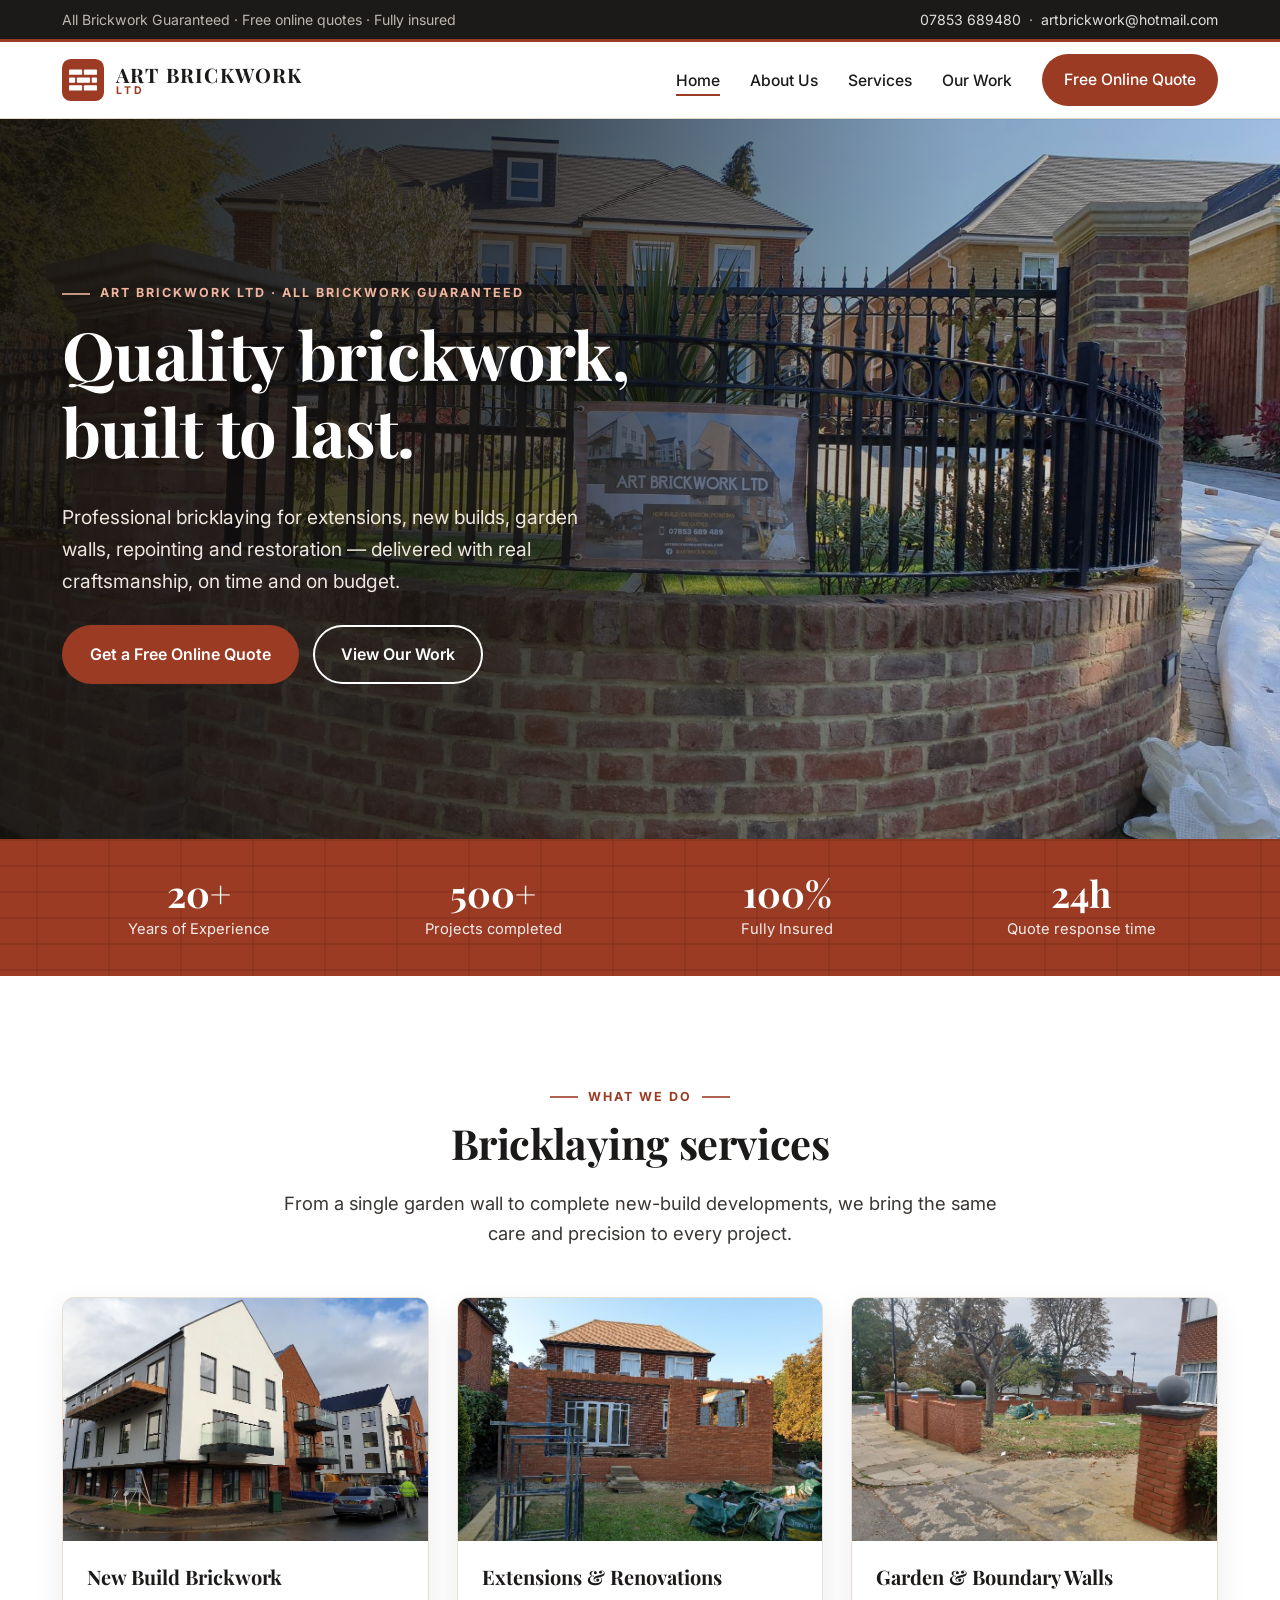
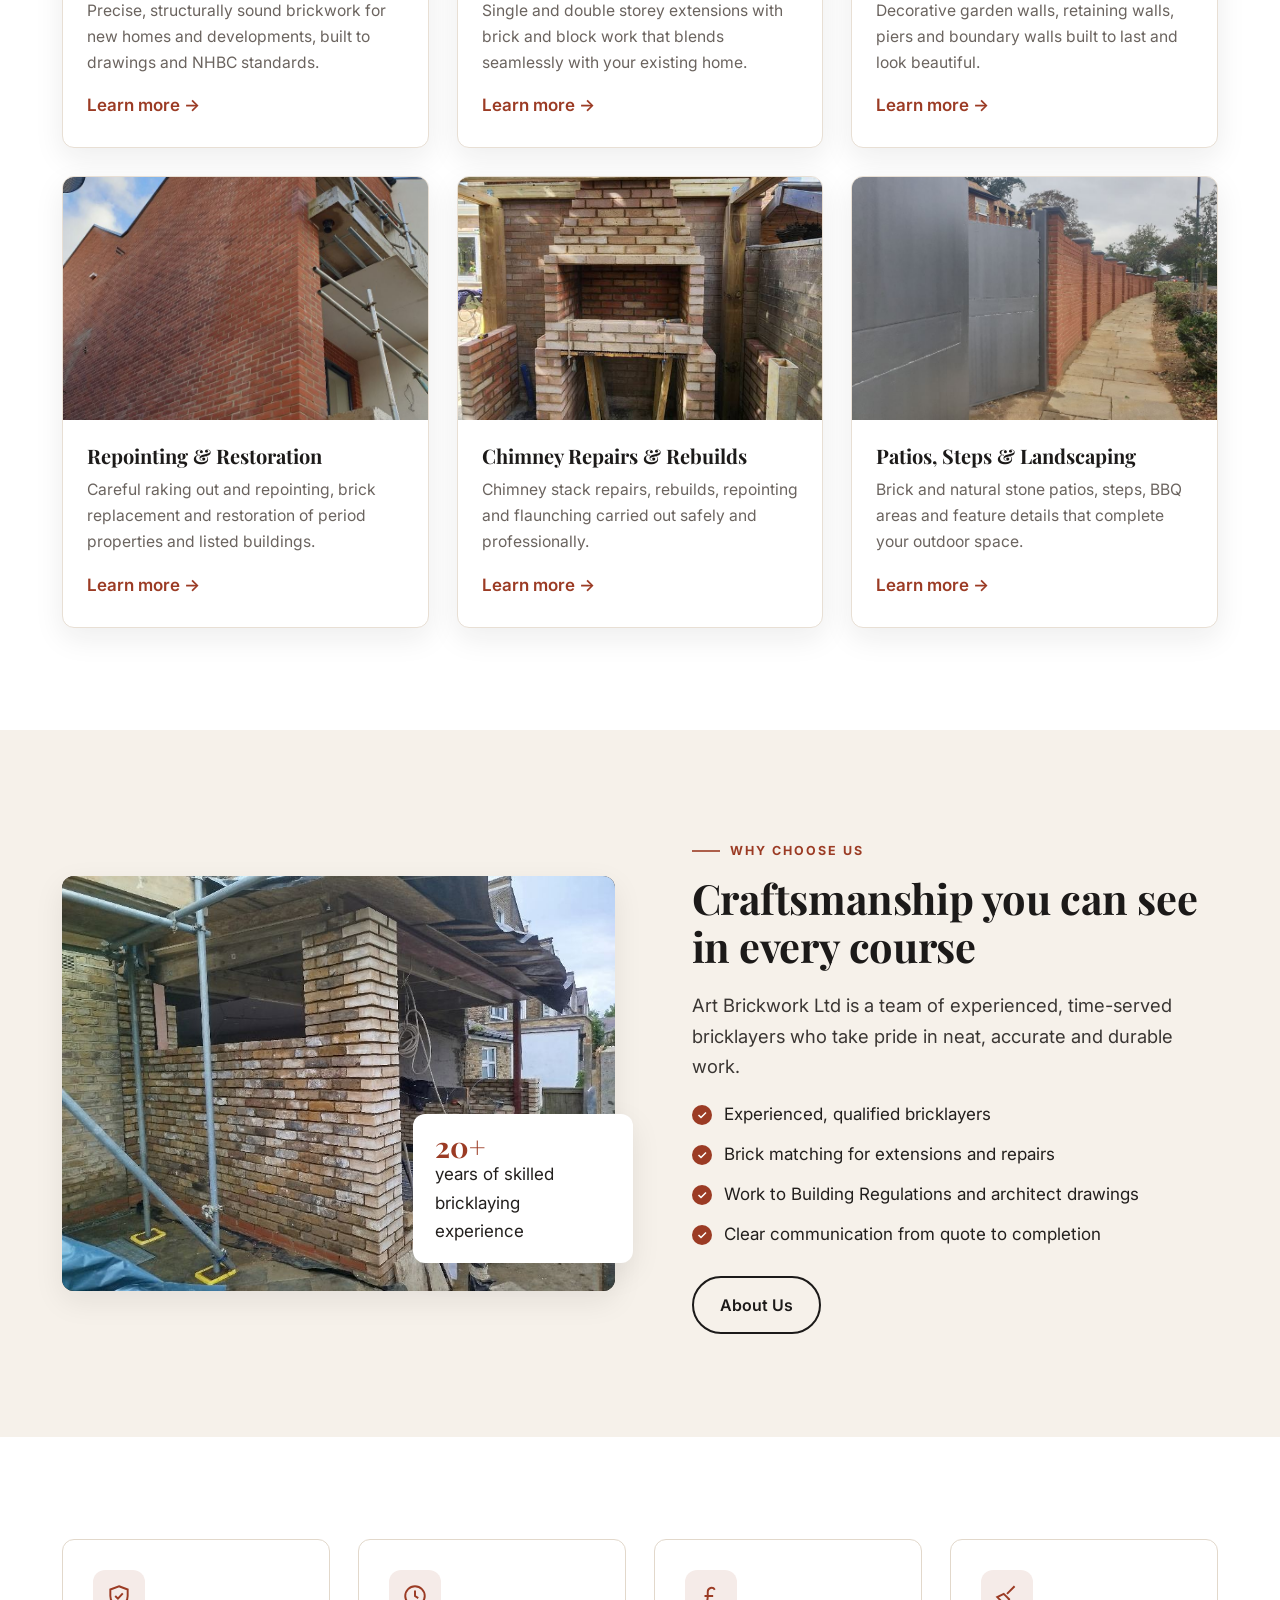
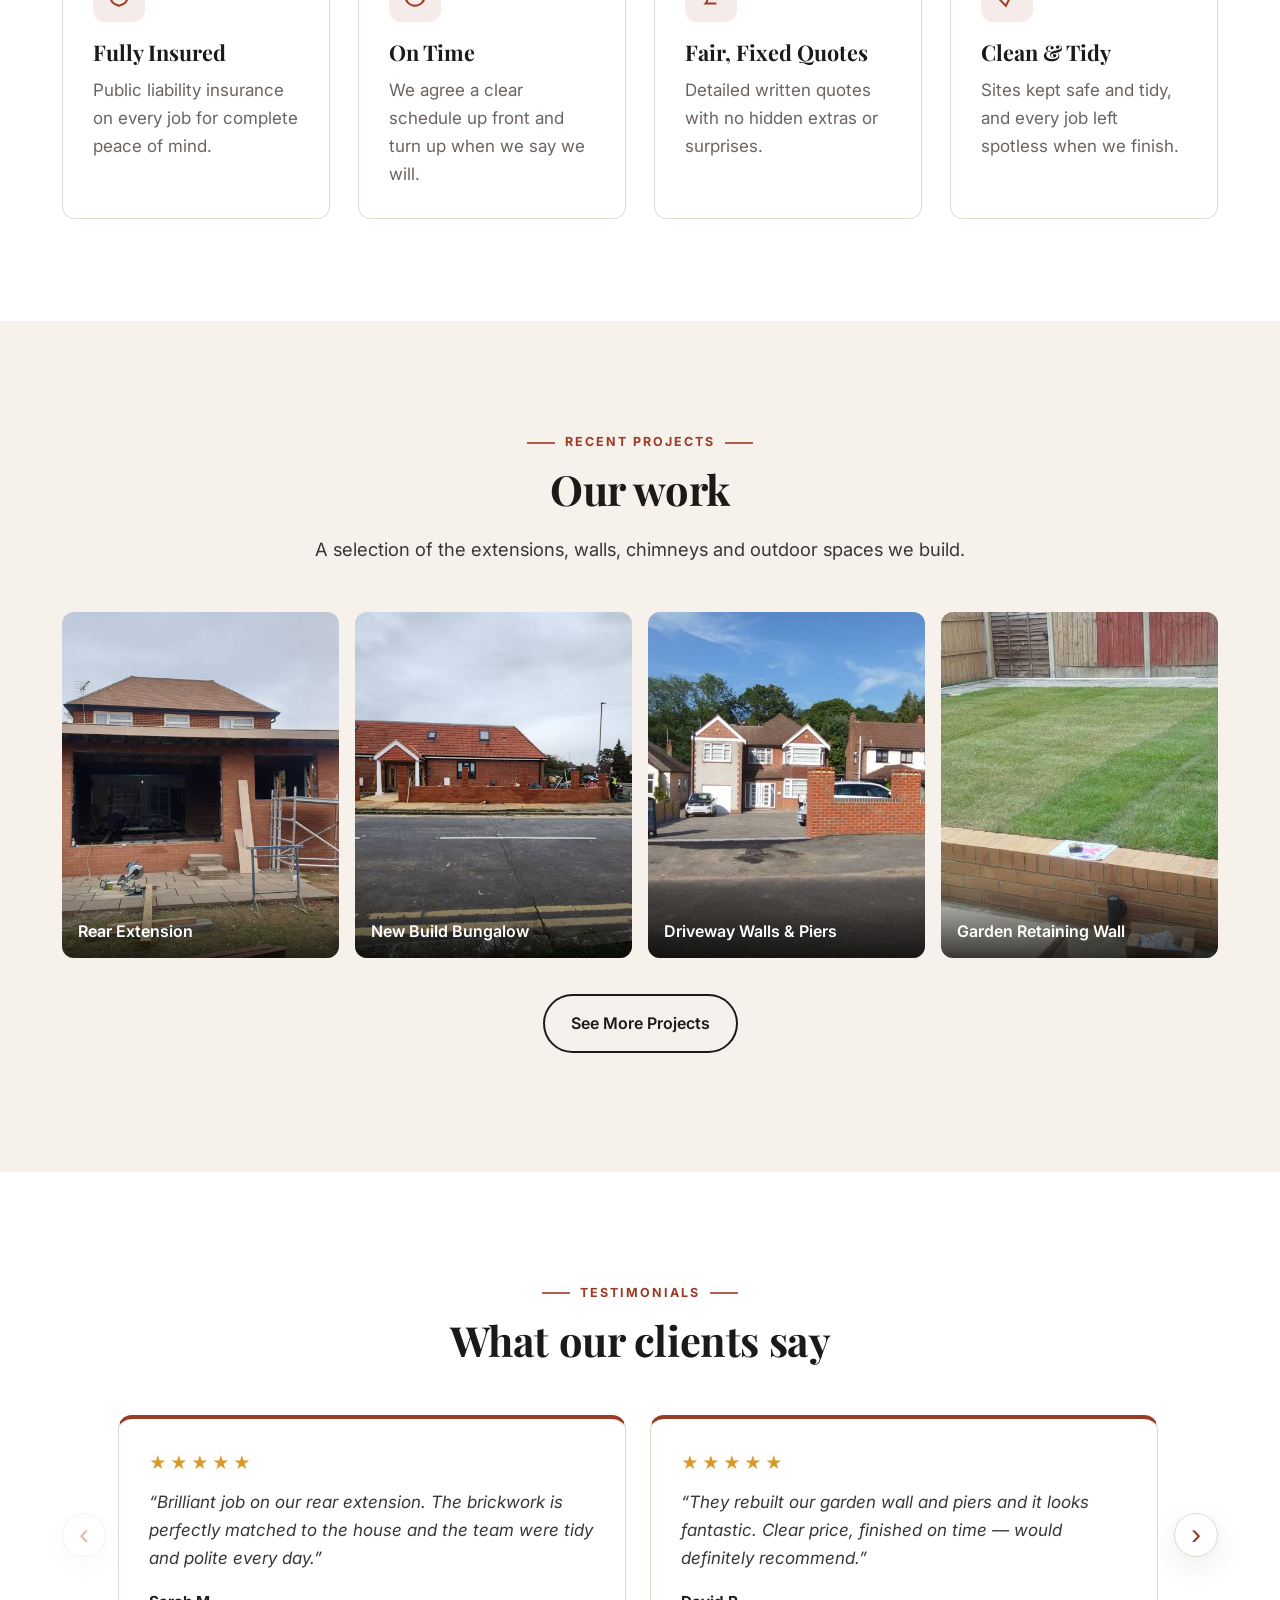
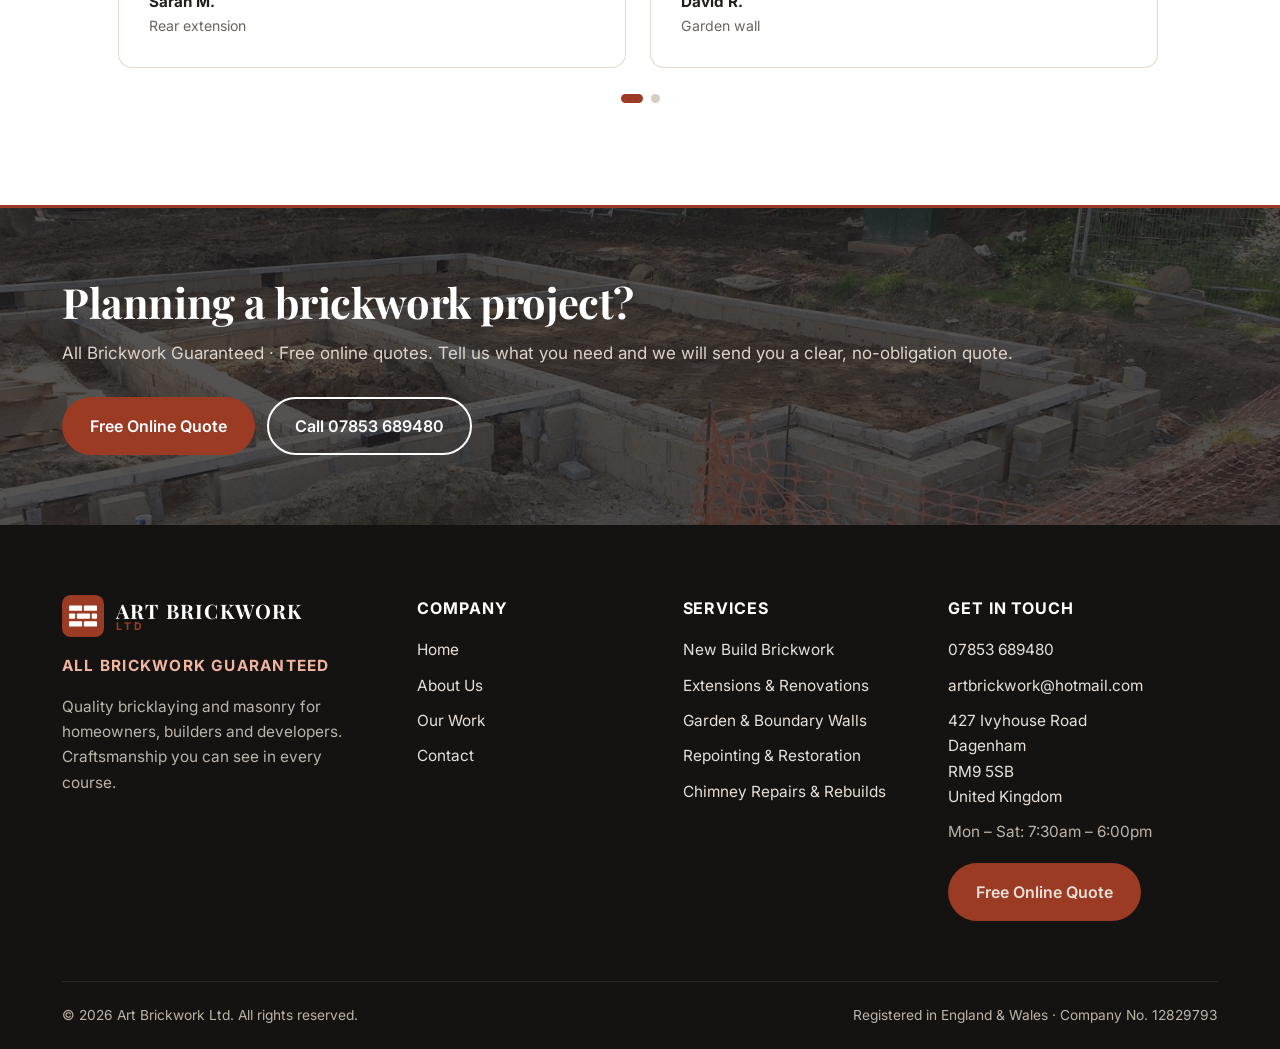
<file: index.html>
<!DOCTYPE html>
<html lang="en-GB">
<head>
<meta charset="utf-8">
<meta name="viewport" content="width=device-width, initial-scale=1">
<title>Art Brickwork Ltd | Professional Bricklayers & Brickwork Contractors</title>
<meta name="description" content="Art Brickwork Ltd – professional bricklaying contractors for new builds, extensions, garden walls, repointing, chimneys and patios. Fully insured. Request a free quote today.">
<link rel="canonical" href="https://www.artbrickwork.co.uk/">
<meta property="og:site_name" content="Art Brickwork">
<meta property="og:type" content="website">
<meta property="og:title" content="Art Brickwork Ltd | Professional Bricklayers & Brickwork Contractors">
<meta property="og:description" content="Art Brickwork Ltd – professional bricklaying contractors for new builds, extensions, garden walls, repointing, chimneys and patios. Fully insured. Request a free quote today.">
<meta property="og:url" content="https://www.artbrickwork.co.uk/">
<meta property="og:image" content="https://www.artbrickwork.co.uk/assets/img/og-share.jpg">
<meta property="og:image:width" content="1200">
<meta property="og:image:height" content="630">
<meta property="og:image:alt" content="Art Brickwork Ltd – quality brickwork, built to last">
<meta name="twitter:card" content="summary_large_image">
<meta name="twitter:title" content="Art Brickwork Ltd | Professional Bricklayers & Brickwork Contractors">
<meta name="twitter:description" content="Art Brickwork Ltd – professional bricklaying contractors for new builds, extensions, garden walls, repointing, chimneys and patios. Fully insured. Request a free quote today.">
<meta name="twitter:image" content="https://www.artbrickwork.co.uk/assets/img/og-share.jpg">
<meta name="theme-color" content="#9b3b24">
<link rel="icon" href="/favicon.svg" type="image/svg+xml">
<link rel="icon" href="/favicon-32.png" sizes="32x32" type="image/png">
<link rel="apple-touch-icon" href="/apple-touch-icon.png">
<link rel="manifest" href="/site.webmanifest">
<link rel="preconnect" href="https://fonts.googleapis.com">
<link rel="preconnect" href="https://fonts.gstatic.com" crossorigin>
<link rel="preconnect" href="https://images.unsplash.com">
<link href="https://fonts.googleapis.com/css2?family=Inter:wght@400;500;600;700;800&family=Playfair+Display:wght@600;700&display=swap" rel="stylesheet">
<link rel="stylesheet" href="/assets/css/style.css?v=8">
<script type="application/ld+json">{"@context": "https://schema.org", "@type": "HomeAndConstructionBusiness", "name": "Art Brickwork Ltd", "slogan": "All Brickwork Guaranteed", "url": "https://www.artbrickwork.co.uk/", "telephone": "+447853689480", "email": "artbrickwork@hotmail.com", "image": "https://www.artbrickwork.co.uk/assets/img/og-share.jpg", "address": {"@type": "PostalAddress", "streetAddress": "427 Ivyhouse Road", "addressLocality": "Dagenham", "postalCode": "RM9 5SB", "addressCountry": "GB"}, "identifier": {"@type": "PropertyValue", "propertyID": "Company Registration Number", "value": "12829793"}}</script>
</head>
<body>
<a class="skip" href="#main">Skip to content</a>
<div class="topbar"><div class="container">
  <span class="hide-sm">All Brickwork Guaranteed · Free online quotes · Fully insured</span>
  <span><a href="tel:+447853689480">07853 689480</a> &nbsp;·&nbsp; <a href="mailto:artbrickwork@hotmail.com">artbrickwork@hotmail.com</a></span>
</div></div>
<header class="header"><div class="container">
  <a class="logo" href="/" aria-label="Art Brickwork Ltd – home"><svg class="logo-mark" viewBox="0 0 48 48" aria-hidden="true"><rect width="48" height="48" rx="10" fill="#9b3b24"/><g fill="#fff"><rect x="8" y="12" width="15" height="6" rx="1"/><rect x="25" y="12" width="15" height="6" rx="1"/><rect x="8" y="21" width="7" height="6" rx="1"/><rect x="17" y="21" width="15" height="6" rx="1"/><rect x="34" y="21" width="6" height="6" rx="1"/><rect x="8" y="30" width="15" height="6" rx="1"/><rect x="25" y="30" width="15" height="6" rx="1"/></g></svg><span class="logo-text"><b>ART BRICKWORK</b><small>LTD</small></span></a>
  <button class="menu-toggle" aria-label="Open menu" aria-expanded="false" aria-controls="nav"><span></span><span></span><span></span></button>
  <nav class="nav" id="nav" aria-label="Main"><ul><li><a href="/" aria-current="page">Home</a></li><li><a href="/about">About Us</a></li><li><a href="/services">Services</a></li><li><a href="/our-work">Our Work</a></li><li><a class="btn btn-primary" href="/contact">Free Online Quote</a></li></ul></nav>
</div></header>
<main id="main">
<section class="hero"><img class="bg" src="/assets/img/hero.jpg" srcset="/assets/img/hero-sm.jpg 900w, /assets/img/hero.jpg 2000w" sizes="100vw" width="2000" height="1500" alt="Curved red brick wall with piers and railings built by Art Brickwork Ltd" fetchpriority="high">
<div class="container"><div class="hero-content">
  <span class="eyebrow">Art Brickwork Ltd · All Brickwork Guaranteed</span>
  <h1>Quality brickwork, built to last.</h1>
  <p>Professional bricklaying for extensions, new builds, garden walls, repointing and restoration — delivered with real craftsmanship, on time and on budget.</p>
  <div class="hero-actions"><a class="btn btn-primary" href="/contact">Get a Free Online Quote</a><a class="btn btn-outline" href="/our-work">View Our Work</a></div>
</div></div></section>

<section class="stats"><div class="container">
  <div><b>20+</b><span>Years of Experience</span></div>
  <div><b>500+</b><span>Projects completed</span></div>
  <div><b>100%</b><span>Fully Insured</span></div>
  <div><b>24h</b><span>Quote response time</span></div>
</div></section>

<section class="section"><div class="container">
  <div class="section-head"><span class="eyebrow">What we do</span><h2>Bricklaying services</h2><p class="lead">From a single garden wall to complete new-build developments, we bring the same care and precision to every project.</p></div>
  <div class="grid grid-3">
<article class="card reveal"><img src="/assets/img/work-01-sm.jpg" alt="New Build Brickwork" loading="lazy">
<div class="card-body"><h3>New Build Brickwork</h3><p>Precise, structurally sound brickwork for new homes and developments, built to drawings and NHBC standards.</p><a class="more" href="/services#new-build-brickwork">Learn more →</a></div></article>
<article class="card reveal"><img src="/assets/img/work-04-sm.jpg" alt="Extensions & Renovations" loading="lazy">
<div class="card-body"><h3>Extensions & Renovations</h3><p>Single and double storey extensions with brick and block work that blends seamlessly with your existing home.</p><a class="more" href="/services#extensions-renovations">Learn more →</a></div></article>
<article class="card reveal"><img src="/assets/img/work-11-sm.jpg" alt="Garden & Boundary Walls" loading="lazy">
<div class="card-body"><h3>Garden & Boundary Walls</h3><p>Decorative garden walls, retaining walls, piers and boundary walls built to last and look beautiful.</p><a class="more" href="/services#garden-boundary-walls">Learn more →</a></div></article>
<article class="card reveal"><img src="/assets/img/work-13-sm.jpg" alt="Repointing & Restoration" loading="lazy">
<div class="card-body"><h3>Repointing & Restoration</h3><p>Careful raking out and repointing, brick replacement and restoration of period properties and listed buildings.</p><a class="more" href="/services#repointing-restoration">Learn more →</a></div></article>
<article class="card reveal"><img src="/assets/img/proj-33-sm.jpg" alt="Brick fireplace and chimney built by Art Brickwork Ltd" loading="lazy">
<div class="card-body"><h3>Chimney Repairs & Rebuilds</h3><p>Chimney stack repairs, rebuilds, repointing and flaunching carried out safely and professionally.</p><a class="more" href="/services#chimney-repairs-rebuilds">Learn more →</a></div></article>
<article class="card reveal"><img src="/assets/img/work-14-sm.jpg" alt="Patios, Steps & Landscaping" loading="lazy">
<div class="card-body"><h3>Patios, Steps & Landscaping</h3><p>Brick and natural stone patios, steps, BBQ areas and feature details that complete your outdoor space.</p><a class="more" href="/services#patios-steps-landscaping">Learn more →</a></div></article></div>
</div></section>

<section class="section alt"><div class="container split">
  <div class="split-media natural reveal"><img src="/assets/img/work-02.jpg" srcset="/assets/img/work-02-sm.jpg 800w, /assets/img/work-02.jpg 1600w" sizes="(max-width:900px) 100vw, 50vw" width="1600" height="1200" alt="London yellow stock brick extension and piers under construction by Art Brickwork Ltd" loading="lazy"><div class="float"><b>20+</b>years of skilled bricklaying experience</div></div>
  <div class="reveal"><span class="eyebrow">Why choose us</span><h2>Craftsmanship you can see in every course</h2>
    <p class="lead">Art Brickwork Ltd is a team of experienced, time-served bricklayers who take pride in neat, accurate and durable work.</p>
    <ul class="ticks"><li>Experienced, qualified bricklayers</li><li>Brick matching for extensions and repairs</li><li>Work to Building Regulations and architect drawings</li><li>Clear communication from quote to completion</li></ul>
    <a class="btn btn-dark" href="/about">About Us</a></div>
</div></section>

<section class="section"><div class="container">
  <div class="grid grid-4"><div class="icon-card reveal"><div class="icon"><svg viewBox="0 0 24 24" fill="none" stroke="currentColor" stroke-width="1.8"><path d="M12 3l8 3v6c0 5-3.5 8-8 9-4.5-1-8-4-8-9V6z"/><path d="M8.5 12l2.5 2.5 4.5-5"/></svg></div><h3>Fully Insured</h3><p>Public liability insurance on every job for complete peace of mind.</p></div><div class="icon-card reveal"><div class="icon"><svg viewBox="0 0 24 24" fill="none" stroke="currentColor" stroke-width="1.8"><circle cx="12" cy="12" r="9"/><path d="M12 7v5l3 2"/></svg></div><h3>On Time</h3><p>We agree a clear schedule up front and turn up when we say we will.</p></div><div class="icon-card reveal"><div class="icon"><svg viewBox="0 0 24 24" fill="none" stroke="currentColor" stroke-width="1.8"><path d="M17 19H7c2-2 2-4 2-7V8a3.5 3.5 0 016.5-1.8M6 12h8"/></svg></div><h3>Fair, Fixed Quotes</h3><p>Detailed written quotes with no hidden extras or surprises.</p></div><div class="icon-card reveal"><div class="icon"><svg viewBox="0 0 24 24" fill="none" stroke="currentColor" stroke-width="1.8"><path d="M19 3l-7 7M9 10l5 5-3 6-8-8z"/></svg></div><h3>Clean & Tidy</h3><p>Sites kept safe and tidy, and every job left spotless when we finish.</p></div></div>
</div></section>

<section class="section alt"><div class="container">
  <div class="section-head"><span class="eyebrow">Recent projects</span><h2>Our work</h2><p class="lead">A selection of the extensions, walls, chimneys and outdoor spaces we build.</p></div>
  <div class="gallery preview"><figure class="reveal"><img src="/assets/img/proj-01-sm.jpg" alt="Rear Extension" loading="lazy"><figcaption>Rear Extension</figcaption></figure><figure class="reveal"><img src="/assets/img/proj-14-sm.jpg" alt="New Build Bungalow" loading="lazy"><figcaption>New Build Bungalow</figcaption></figure><figure class="reveal"><img src="/assets/img/proj-25-sm.jpg" alt="Driveway Walls & Piers" loading="lazy"><figcaption>Driveway Walls & Piers</figcaption></figure><figure class="reveal"><img src="/assets/img/proj-34-sm.jpg" alt="Garden Retaining Wall" loading="lazy"><figcaption>Garden Retaining Wall</figcaption></figure></div>
  <p class="center" style="margin-top:36px"><a class="btn btn-dark" href="/our-work">See More Projects</a></p>
</div></section>

<section class="section"><div class="container">
  <div class="section-head"><span class="eyebrow">Testimonials</span><h2>What our clients say</h2></div>
  <div class="tslider reveal" aria-roledescription="carousel" aria-label="Client testimonials">
    <button class="ts-btn ts-prev" type="button" aria-label="Previous testimonial">&#8249;</button>
    <div class="ts-track" tabindex="0"><blockquote class="quote"><div class="stars">★★★★★</div><p>“Brilliant job on our rear extension. The brickwork is perfectly matched to the house and the team were tidy and polite every day.”</p><cite>Sarah M.<span>Rear extension</span></cite></blockquote><blockquote class="quote"><div class="stars">★★★★★</div><p>“They rebuilt our garden wall and piers and it looks fantastic. Clear price, finished on time — would definitely recommend.”</p><cite>David R.<span>Garden wall</span></cite></blockquote><blockquote class="quote"><div class="stars">★★★★★</div><p>“Excellent repointing on our Victorian terrace. Real attention to detail and great advice on lime mortar.”</p><cite>James & Claire T.<span>Repointing</span></cite></blockquote></div>
    <button class="ts-btn ts-next" type="button" aria-label="Next testimonial">&#8250;</button>
    <div class="ts-dots" aria-hidden="true"></div>
  </div>
</div></section>

<section class="cta"><img class="bg" src="/assets/img/work-08.jpg" alt="" loading="lazy">
<div class="container">
  <div><h2>Planning a brickwork project?</h2><p>All Brickwork Guaranteed · Free online quotes. Tell us what you need and we will send you a clear, no-obligation quote.</p></div>
  <div style="display:flex;gap:12px;flex-wrap:wrap"><a class="btn btn-primary" href="/contact">Free Online Quote</a><a class="btn btn-outline" href="tel:+447853689480">Call 07853 689480</a></div>
</div></section>
</main>
<footer class="footer"><div class="container">
  <div class="grid">
    <div><a class="logo" href="/"><svg class="logo-mark" viewBox="0 0 48 48" aria-hidden="true"><rect width="48" height="48" rx="10" fill="#9b3b24"/><g fill="#fff"><rect x="8" y="12" width="15" height="6" rx="1"/><rect x="25" y="12" width="15" height="6" rx="1"/><rect x="8" y="21" width="7" height="6" rx="1"/><rect x="17" y="21" width="15" height="6" rx="1"/><rect x="34" y="21" width="6" height="6" rx="1"/><rect x="8" y="30" width="15" height="6" rx="1"/><rect x="25" y="30" width="15" height="6" rx="1"/></g></svg><span class="logo-text"><b>ART BRICKWORK</b><small>LTD</small></span></a>
      <p><strong style="color:#f0b49f;letter-spacing:.08em">ALL BRICKWORK GUARANTEED</strong></p><p>Quality bricklaying and masonry for homeowners, builders and developers. Craftsmanship you can see in every course.</p></div>
    <div><h4>Company</h4><ul><li><a href="/">Home</a></li><li><a href="/about">About Us</a></li><li><a href="/our-work">Our Work</a></li><li><a href="/contact">Contact</a></li></ul></div>
    <div><h4>Services</h4><ul><li><a href="/services#new-build-brickwork">New Build Brickwork</a></li><li><a href="/services#extensions-renovations">Extensions & Renovations</a></li><li><a href="/services#garden-boundary-walls">Garden & Boundary Walls</a></li><li><a href="/services#repointing-restoration">Repointing & Restoration</a></li><li><a href="/services#chimney-repairs-rebuilds">Chimney Repairs & Rebuilds</a></li></ul></div>
    <div><h4>Get in touch</h4><ul>
      <li><a href="tel:+447853689480">07853 689480</a></li>
      <li><a href="mailto:artbrickwork@hotmail.com">artbrickwork@hotmail.com</a></li>
      <li><a href="https://www.google.com/maps/search/?api=1&query=427+Ivyhouse+Road+Dagenham+RM9+5SB" target="_blank" rel="noopener">427 Ivyhouse Road<br>Dagenham<br>RM9 5SB<br>United Kingdom</a></li>
      <li>Mon – Sat: 7:30am – 6:00pm</li>
      <li><a class="btn btn-primary" style="margin-top:8px" href="/contact">Free Online Quote</a></li></ul></div>
  </div>
  <div class="footer-bottom"><span>© <span data-year>2026</span> Art Brickwork Ltd. All rights reserved.</span><span>Registered in England &amp; Wales · Company No. 12829793</span></div>
</div></footer>
<a class="float-call" href="tel:+447853689480" aria-label="Call Art Brickwork"><svg width="20" height="20" viewBox="0 0 24 24" fill="none" stroke="currentColor" stroke-width="1.8"><path d="M5 4h4l2 5-2.5 1.5a11 11 0 005 5L15 13l5 2v4a2 2 0 01-2 2A16 16 0 013 6a2 2 0 012-2"/></svg> Call now</a>
<script src="/assets/js/main.js?v=7" defer></script>
</body>
</html>
</file>
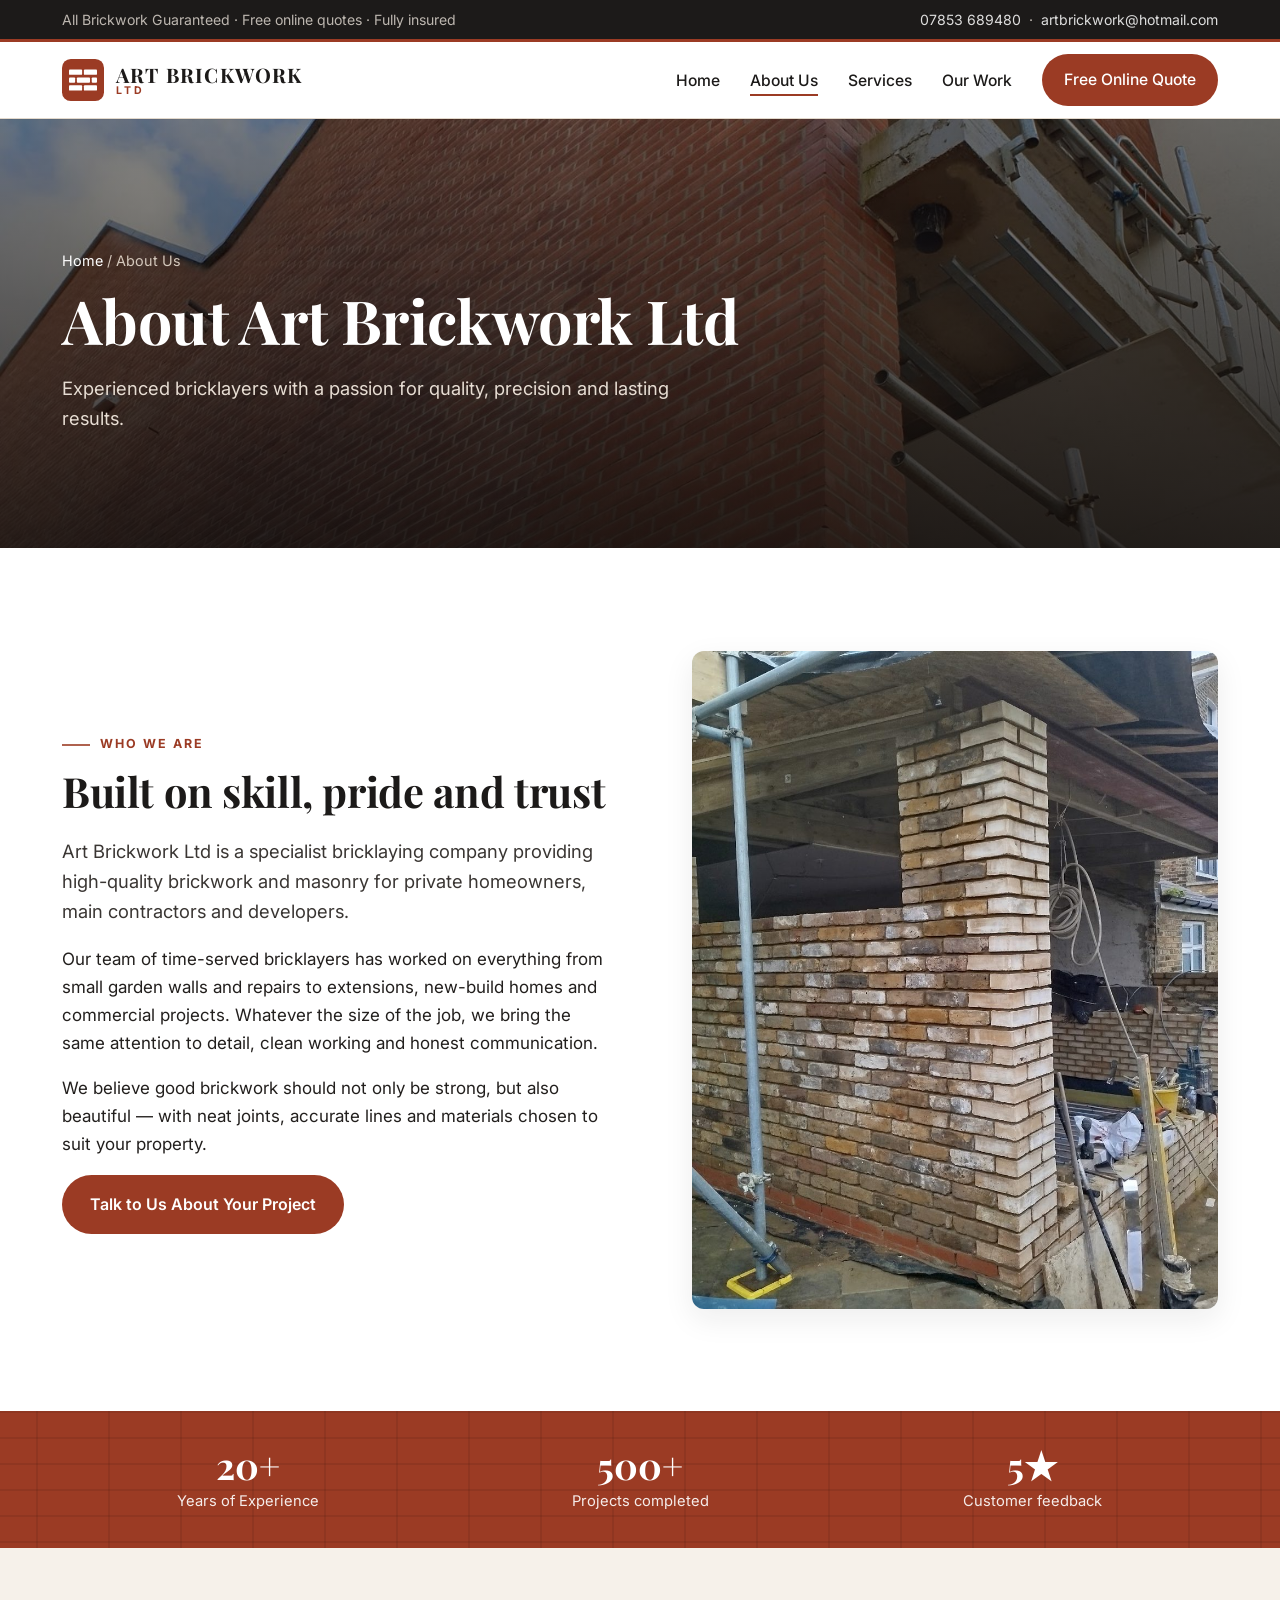
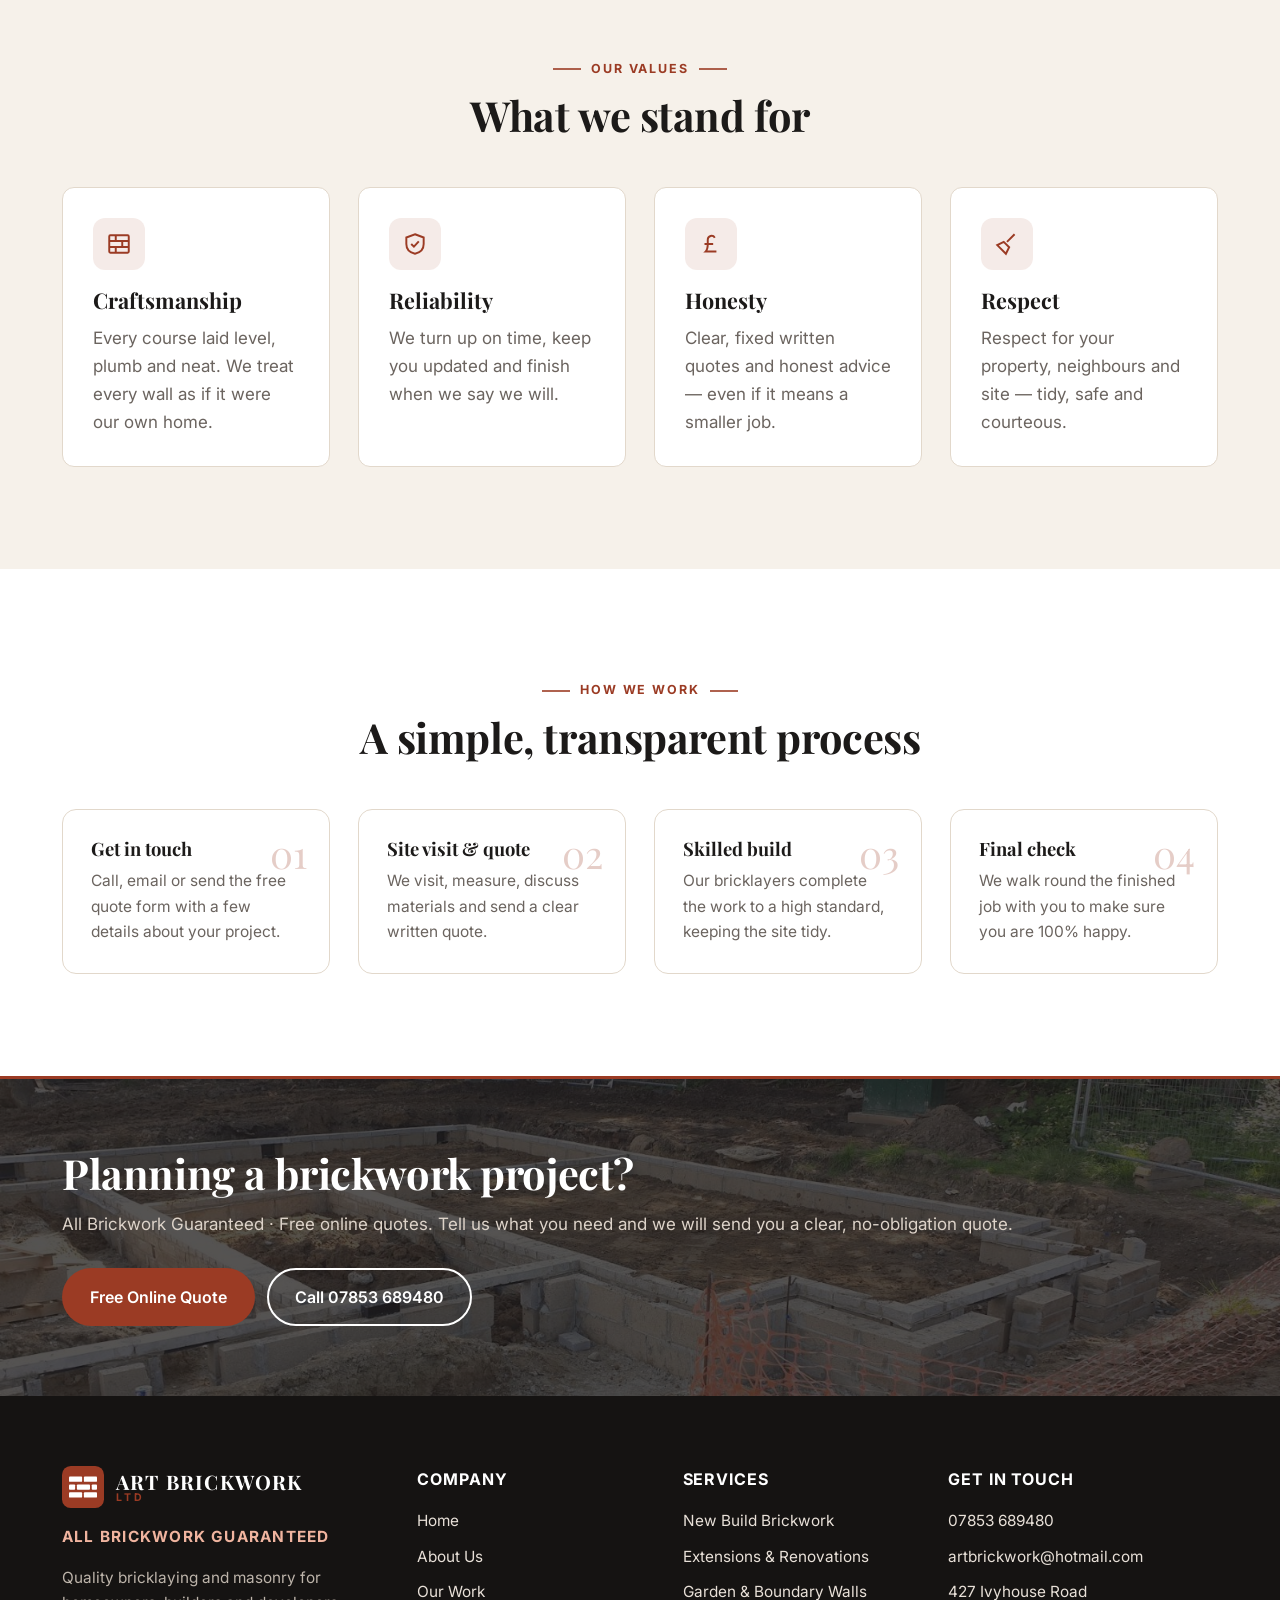
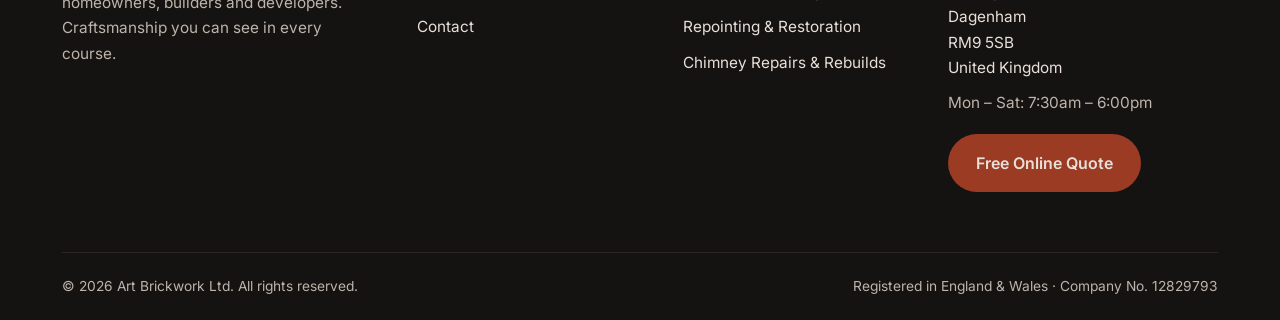
<file: about.html>
<!DOCTYPE html>
<html lang="en-GB">
<head>
<meta charset="utf-8">
<meta name="viewport" content="width=device-width, initial-scale=1">
<title>About Us | Art Brickwork Ltd – Experienced Bricklayers</title>
<meta name="description" content="Learn about Art Brickwork Ltd, a team of experienced, fully insured bricklayers delivering quality brickwork for homeowners, builders and developers.">
<link rel="canonical" href="https://www.artbrickwork.co.uk/about">
<meta property="og:site_name" content="Art Brickwork">
<meta property="og:type" content="website">
<meta property="og:title" content="About Us | Art Brickwork Ltd – Experienced Bricklayers">
<meta property="og:description" content="Learn about Art Brickwork Ltd, a team of experienced, fully insured bricklayers delivering quality brickwork for homeowners, builders and developers.">
<meta property="og:url" content="https://www.artbrickwork.co.uk/about">
<meta property="og:image" content="https://www.artbrickwork.co.uk/assets/img/og-share.jpg">
<meta property="og:image:width" content="1200">
<meta property="og:image:height" content="630">
<meta property="og:image:alt" content="Art Brickwork Ltd – quality brickwork, built to last">
<meta name="twitter:card" content="summary_large_image">
<meta name="twitter:title" content="About Us | Art Brickwork Ltd – Experienced Bricklayers">
<meta name="twitter:description" content="Learn about Art Brickwork Ltd, a team of experienced, fully insured bricklayers delivering quality brickwork for homeowners, builders and developers.">
<meta name="twitter:image" content="https://www.artbrickwork.co.uk/assets/img/og-share.jpg">
<meta name="theme-color" content="#9b3b24">
<link rel="icon" href="/favicon.svg" type="image/svg+xml">
<link rel="icon" href="/favicon-32.png" sizes="32x32" type="image/png">
<link rel="apple-touch-icon" href="/apple-touch-icon.png">
<link rel="manifest" href="/site.webmanifest">
<link rel="preconnect" href="https://fonts.googleapis.com">
<link rel="preconnect" href="https://fonts.gstatic.com" crossorigin>
<link rel="preconnect" href="https://images.unsplash.com">
<link href="https://fonts.googleapis.com/css2?family=Inter:wght@400;500;600;700;800&family=Playfair+Display:wght@600;700&display=swap" rel="stylesheet">
<link rel="stylesheet" href="/assets/css/style.css?v=8">
<script type="application/ld+json">{"@context": "https://schema.org", "@type": "HomeAndConstructionBusiness", "name": "Art Brickwork Ltd", "slogan": "All Brickwork Guaranteed", "url": "https://www.artbrickwork.co.uk/", "telephone": "+447853689480", "email": "artbrickwork@hotmail.com", "image": "https://www.artbrickwork.co.uk/assets/img/og-share.jpg", "address": {"@type": "PostalAddress", "streetAddress": "427 Ivyhouse Road", "addressLocality": "Dagenham", "postalCode": "RM9 5SB", "addressCountry": "GB"}, "identifier": {"@type": "PropertyValue", "propertyID": "Company Registration Number", "value": "12829793"}}</script>
</head>
<body>
<a class="skip" href="#main">Skip to content</a>
<div class="topbar"><div class="container">
  <span class="hide-sm">All Brickwork Guaranteed · Free online quotes · Fully insured</span>
  <span><a href="tel:+447853689480">07853 689480</a> &nbsp;·&nbsp; <a href="mailto:artbrickwork@hotmail.com">artbrickwork@hotmail.com</a></span>
</div></div>
<header class="header"><div class="container">
  <a class="logo" href="/" aria-label="Art Brickwork Ltd – home"><svg class="logo-mark" viewBox="0 0 48 48" aria-hidden="true"><rect width="48" height="48" rx="10" fill="#9b3b24"/><g fill="#fff"><rect x="8" y="12" width="15" height="6" rx="1"/><rect x="25" y="12" width="15" height="6" rx="1"/><rect x="8" y="21" width="7" height="6" rx="1"/><rect x="17" y="21" width="15" height="6" rx="1"/><rect x="34" y="21" width="6" height="6" rx="1"/><rect x="8" y="30" width="15" height="6" rx="1"/><rect x="25" y="30" width="15" height="6" rx="1"/></g></svg><span class="logo-text"><b>ART BRICKWORK</b><small>LTD</small></span></a>
  <button class="menu-toggle" aria-label="Open menu" aria-expanded="false" aria-controls="nav"><span></span><span></span><span></span></button>
  <nav class="nav" id="nav" aria-label="Main"><ul><li><a href="/">Home</a></li><li><a href="/about" aria-current="page">About Us</a></li><li><a href="/services">Services</a></li><li><a href="/our-work">Our Work</a></li><li><a class="btn btn-primary" href="/contact">Free Online Quote</a></li></ul></nav>
</div></header>
<main id="main">
<section class="page-hero"><img class="bg" src="/assets/img/work-13.jpg" alt="">
<div class="container">
  <div class="crumbs"><a href="/">Home</a> / About Us</div>
  <h1>About Art Brickwork Ltd</h1><p>Experienced bricklayers with a passion for quality, precision and lasting results.</p>
</div></section>
<section class="section"><div class="container split">
  <div class="reveal"><span class="eyebrow">Who we are</span><h2>Built on skill, pride and trust</h2>
    <p class="lead">Art Brickwork Ltd is a specialist bricklaying company providing high-quality brickwork and masonry for private homeowners, main contractors and developers.</p>
    <p>Our team of time-served bricklayers has worked on everything from small garden walls and repairs to extensions, new-build homes and commercial projects. Whatever the size of the job, we bring the same attention to detail, clean working and honest communication.</p>
    <p>We believe good brickwork should not only be strong, but also beautiful — with neat joints, accurate lines and materials chosen to suit your property.</p>
    <a class="btn btn-primary" href="/contact">Talk to Us About Your Project</a></div>
  <div class="split-media reveal"><img src="/assets/img/work-02.jpg" alt="Brick piers and extension built by Art Brickwork Ltd" loading="lazy"></div>
</div></section>

<section class="stats stats-3"><div class="container">
  <div><b>20+</b><span>Years of Experience</span></div><div><b>500+</b><span>Projects completed</span></div>
  <div><b>5★</b><span>Customer feedback</span></div>
</div></section>

<section class="section alt"><div class="container">
  <div class="section-head"><span class="eyebrow">Our values</span><h2>What we stand for</h2></div>
  <div class="grid grid-4"><div class="icon-card reveal"><div class="icon"><svg viewBox="0 0 24 24" fill="none" stroke="currentColor" stroke-width="1.8"><rect x="3" y="4" width="18" height="16" rx="1"/><path d="M3 9.3h18M3 14.7h18M9 4v5.3M15 9.3v5.4M9 14.7V20"/></svg></div><h3>Craftsmanship</h3><p>Every course laid level, plumb and neat. We treat every wall as if it were our own home.</p></div><div class="icon-card reveal"><div class="icon"><svg viewBox="0 0 24 24" fill="none" stroke="currentColor" stroke-width="1.8"><path d="M12 3l8 3v6c0 5-3.5 8-8 9-4.5-1-8-4-8-9V6z"/><path d="M8.5 12l2.5 2.5 4.5-5"/></svg></div><h3>Reliability</h3><p>We turn up on time, keep you updated and finish when we say we will.</p></div><div class="icon-card reveal"><div class="icon"><svg viewBox="0 0 24 24" fill="none" stroke="currentColor" stroke-width="1.8"><path d="M17 19H7c2-2 2-4 2-7V8a3.5 3.5 0 016.5-1.8M6 12h8"/></svg></div><h3>Honesty</h3><p>Clear, fixed written quotes and honest advice — even if it means a smaller job.</p></div><div class="icon-card reveal"><div class="icon"><svg viewBox="0 0 24 24" fill="none" stroke="currentColor" stroke-width="1.8"><path d="M19 3l-7 7M9 10l5 5-3 6-8-8z"/></svg></div><h3>Respect</h3><p>Respect for your property, neighbours and site — tidy, safe and courteous.</p></div></div>
</div></section>

<section class="section"><div class="container">
  <div class="section-head"><span class="eyebrow">How we work</span><h2>A simple, transparent process</h2></div>
  <div class="grid grid-4 steps"><div class="step reveal"><h3>Get in touch</h3><p>Call, email or send the free quote form with a few details about your project.</p></div><div class="step reveal"><h3>Site visit & quote</h3><p>We visit, measure, discuss materials and send a clear written quote.</p></div><div class="step reveal"><h3>Skilled build</h3><p>Our bricklayers complete the work to a high standard, keeping the site tidy.</p></div><div class="step reveal"><h3>Final check</h3><p>We walk round the finished job with you to make sure you are 100% happy.</p></div></div>
</div></section>

<section class="cta"><img class="bg" src="/assets/img/work-08.jpg" alt="" loading="lazy">
<div class="container">
  <div><h2>Planning a brickwork project?</h2><p>All Brickwork Guaranteed · Free online quotes. Tell us what you need and we will send you a clear, no-obligation quote.</p></div>
  <div style="display:flex;gap:12px;flex-wrap:wrap"><a class="btn btn-primary" href="/contact">Free Online Quote</a><a class="btn btn-outline" href="tel:+447853689480">Call 07853 689480</a></div>
</div></section>
</main>
<footer class="footer"><div class="container">
  <div class="grid">
    <div><a class="logo" href="/"><svg class="logo-mark" viewBox="0 0 48 48" aria-hidden="true"><rect width="48" height="48" rx="10" fill="#9b3b24"/><g fill="#fff"><rect x="8" y="12" width="15" height="6" rx="1"/><rect x="25" y="12" width="15" height="6" rx="1"/><rect x="8" y="21" width="7" height="6" rx="1"/><rect x="17" y="21" width="15" height="6" rx="1"/><rect x="34" y="21" width="6" height="6" rx="1"/><rect x="8" y="30" width="15" height="6" rx="1"/><rect x="25" y="30" width="15" height="6" rx="1"/></g></svg><span class="logo-text"><b>ART BRICKWORK</b><small>LTD</small></span></a>
      <p><strong style="color:#f0b49f;letter-spacing:.08em">ALL BRICKWORK GUARANTEED</strong></p><p>Quality bricklaying and masonry for homeowners, builders and developers. Craftsmanship you can see in every course.</p></div>
    <div><h4>Company</h4><ul><li><a href="/">Home</a></li><li><a href="/about">About Us</a></li><li><a href="/our-work">Our Work</a></li><li><a href="/contact">Contact</a></li></ul></div>
    <div><h4>Services</h4><ul><li><a href="/services#new-build-brickwork">New Build Brickwork</a></li><li><a href="/services#extensions-renovations">Extensions & Renovations</a></li><li><a href="/services#garden-boundary-walls">Garden & Boundary Walls</a></li><li><a href="/services#repointing-restoration">Repointing & Restoration</a></li><li><a href="/services#chimney-repairs-rebuilds">Chimney Repairs & Rebuilds</a></li></ul></div>
    <div><h4>Get in touch</h4><ul>
      <li><a href="tel:+447853689480">07853 689480</a></li>
      <li><a href="mailto:artbrickwork@hotmail.com">artbrickwork@hotmail.com</a></li>
      <li><a href="https://www.google.com/maps/search/?api=1&query=427+Ivyhouse+Road+Dagenham+RM9+5SB" target="_blank" rel="noopener">427 Ivyhouse Road<br>Dagenham<br>RM9 5SB<br>United Kingdom</a></li>
      <li>Mon – Sat: 7:30am – 6:00pm</li>
      <li><a class="btn btn-primary" style="margin-top:8px" href="/contact">Free Online Quote</a></li></ul></div>
  </div>
  <div class="footer-bottom"><span>© <span data-year>2026</span> Art Brickwork Ltd. All rights reserved.</span><span>Registered in England &amp; Wales · Company No. 12829793</span></div>
</div></footer>
<a class="float-call" href="tel:+447853689480" aria-label="Call Art Brickwork"><svg width="20" height="20" viewBox="0 0 24 24" fill="none" stroke="currentColor" stroke-width="1.8"><path d="M5 4h4l2 5-2.5 1.5a11 11 0 005 5L15 13l5 2v4a2 2 0 01-2 2A16 16 0 013 6a2 2 0 012-2"/></svg> Call now</a>
<script src="/assets/js/main.js?v=7" defer></script>
</body>
</html>
</file>
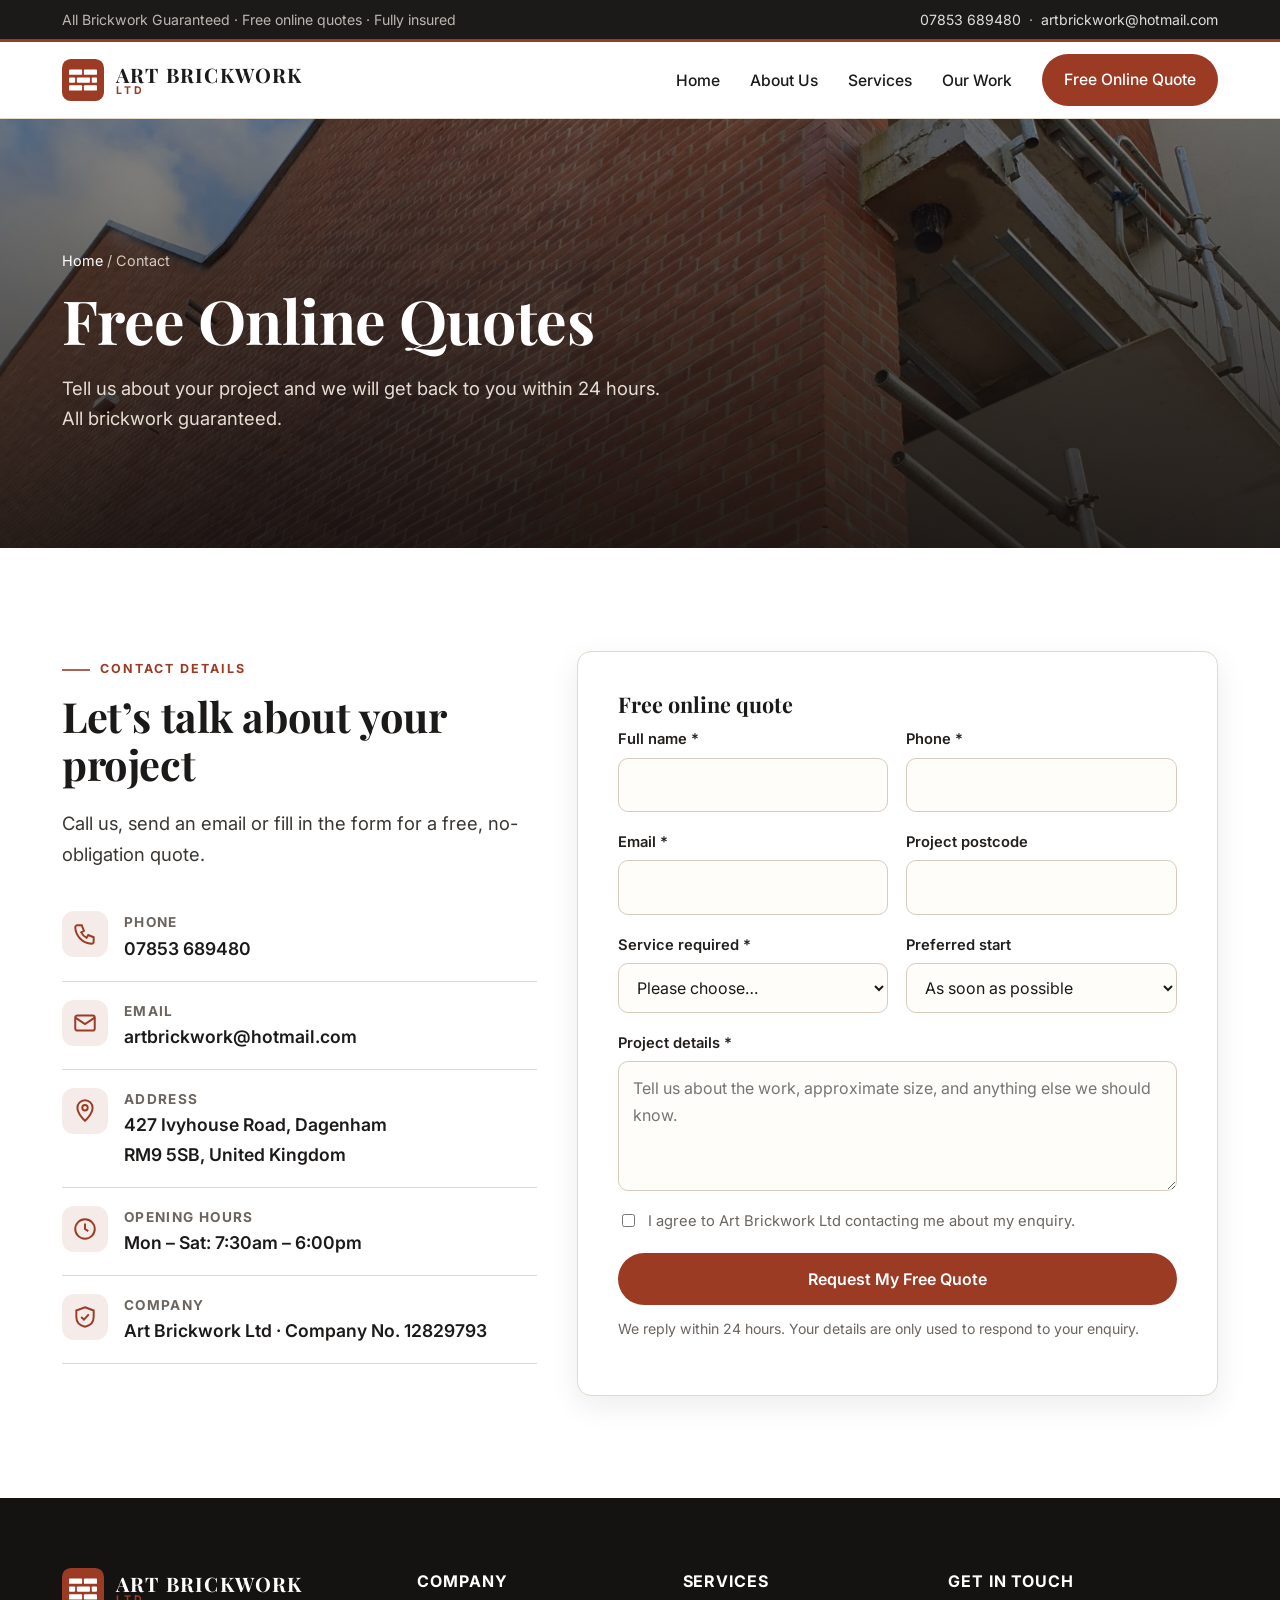
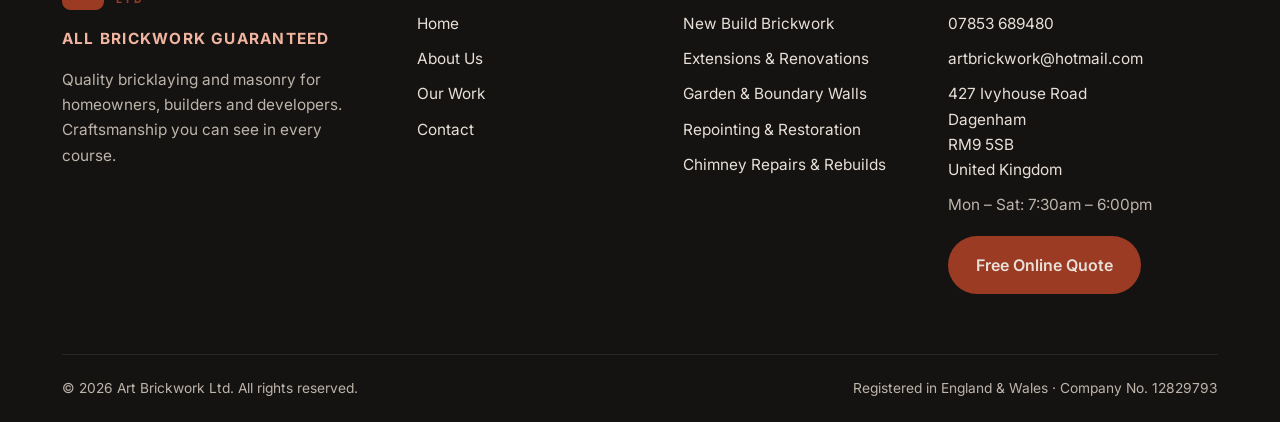
<file: contact.html>
<!DOCTYPE html>
<html lang="en-GB">
<head>
<meta charset="utf-8">
<meta name="viewport" content="width=device-width, initial-scale=1">
<title>Contact Us | Free Brickwork Quote | Art Brickwork Ltd</title>
<meta name="description" content="Contact Art Brickwork Ltd for a free, no-obligation brickwork quote. Call, email or send us your project details using our quote form.">
<link rel="canonical" href="https://www.artbrickwork.co.uk/contact">
<meta property="og:site_name" content="Art Brickwork">
<meta property="og:type" content="website">
<meta property="og:title" content="Contact Us | Free Brickwork Quote | Art Brickwork Ltd">
<meta property="og:description" content="Contact Art Brickwork Ltd for a free, no-obligation brickwork quote. Call, email or send us your project details using our quote form.">
<meta property="og:url" content="https://www.artbrickwork.co.uk/contact">
<meta property="og:image" content="https://www.artbrickwork.co.uk/assets/img/og-share.jpg">
<meta property="og:image:width" content="1200">
<meta property="og:image:height" content="630">
<meta property="og:image:alt" content="Art Brickwork Ltd – quality brickwork, built to last">
<meta name="twitter:card" content="summary_large_image">
<meta name="twitter:title" content="Contact Us | Free Brickwork Quote | Art Brickwork Ltd">
<meta name="twitter:description" content="Contact Art Brickwork Ltd for a free, no-obligation brickwork quote. Call, email or send us your project details using our quote form.">
<meta name="twitter:image" content="https://www.artbrickwork.co.uk/assets/img/og-share.jpg">
<meta name="theme-color" content="#9b3b24">
<link rel="icon" href="/favicon.svg" type="image/svg+xml">
<link rel="icon" href="/favicon-32.png" sizes="32x32" type="image/png">
<link rel="apple-touch-icon" href="/apple-touch-icon.png">
<link rel="manifest" href="/site.webmanifest">
<link rel="preconnect" href="https://fonts.googleapis.com">
<link rel="preconnect" href="https://fonts.gstatic.com" crossorigin>
<link rel="preconnect" href="https://images.unsplash.com">
<link href="https://fonts.googleapis.com/css2?family=Inter:wght@400;500;600;700;800&family=Playfair+Display:wght@600;700&display=swap" rel="stylesheet">
<link rel="stylesheet" href="/assets/css/style.css?v=8">
<script type="application/ld+json">{"@context": "https://schema.org", "@type": "HomeAndConstructionBusiness", "name": "Art Brickwork Ltd", "slogan": "All Brickwork Guaranteed", "url": "https://www.artbrickwork.co.uk/", "telephone": "+447853689480", "email": "artbrickwork@hotmail.com", "image": "https://www.artbrickwork.co.uk/assets/img/og-share.jpg", "address": {"@type": "PostalAddress", "streetAddress": "427 Ivyhouse Road", "addressLocality": "Dagenham", "postalCode": "RM9 5SB", "addressCountry": "GB"}, "identifier": {"@type": "PropertyValue", "propertyID": "Company Registration Number", "value": "12829793"}}</script>
</head>
<body>
<a class="skip" href="#main">Skip to content</a>
<div class="topbar"><div class="container">
  <span class="hide-sm">All Brickwork Guaranteed · Free online quotes · Fully insured</span>
  <span><a href="tel:+447853689480">07853 689480</a> &nbsp;·&nbsp; <a href="mailto:artbrickwork@hotmail.com">artbrickwork@hotmail.com</a></span>
</div></div>
<header class="header"><div class="container">
  <a class="logo" href="/" aria-label="Art Brickwork Ltd – home"><svg class="logo-mark" viewBox="0 0 48 48" aria-hidden="true"><rect width="48" height="48" rx="10" fill="#9b3b24"/><g fill="#fff"><rect x="8" y="12" width="15" height="6" rx="1"/><rect x="25" y="12" width="15" height="6" rx="1"/><rect x="8" y="21" width="7" height="6" rx="1"/><rect x="17" y="21" width="15" height="6" rx="1"/><rect x="34" y="21" width="6" height="6" rx="1"/><rect x="8" y="30" width="15" height="6" rx="1"/><rect x="25" y="30" width="15" height="6" rx="1"/></g></svg><span class="logo-text"><b>ART BRICKWORK</b><small>LTD</small></span></a>
  <button class="menu-toggle" aria-label="Open menu" aria-expanded="false" aria-controls="nav"><span></span><span></span><span></span></button>
  <nav class="nav" id="nav" aria-label="Main"><ul><li><a href="/">Home</a></li><li><a href="/about">About Us</a></li><li><a href="/services">Services</a></li><li><a href="/our-work">Our Work</a></li><li><a class="btn btn-primary" href="/contact" aria-current="page">Free Online Quote</a></li></ul></nav>
</div></header>
<main id="main">
<section class="page-hero"><img class="bg" src="/assets/img/work-13.jpg" alt="">
<div class="container">
  <div class="crumbs"><a href="/">Home</a> / Contact</div>
  <h1>Free Online Quotes</h1><p>Tell us about your project and we will get back to you within 24 hours. All brickwork guaranteed.</p>
</div></section>
<section class="section"><div class="container contact-grid">
  <div class="reveal">
    <span class="eyebrow">Contact details</span><h2>Let’s talk about your project</h2>
    <p class="lead">Call us, send an email or fill in the form for a free, no-obligation quote.</p>
    <ul class="info-list">
      <li><div class="icon"><svg viewBox="0 0 24 24" fill="none" stroke="currentColor" stroke-width="1.8"><path d="M5 4h4l2 5-2.5 1.5a11 11 0 005 5L15 13l5 2v4a2 2 0 01-2 2A16 16 0 013 6a2 2 0 012-2"/></svg></div><div><b>Phone</b><a href="tel:+447853689480">07853 689480</a></div></li>
      <li><div class="icon"><svg viewBox="0 0 24 24" fill="none" stroke="currentColor" stroke-width="1.8"><rect x="3" y="5" width="18" height="14" rx="2"/><path d="M3 7l9 6 9-6"/></svg></div><div><b>Email</b><a href="mailto:artbrickwork@hotmail.com">artbrickwork@hotmail.com</a></div></li>
      <li><div class="icon"><svg viewBox="0 0 24 24" fill="none" stroke="currentColor" stroke-width="1.8"><path d="M12 21s-7-6.2-7-12a7 7 0 0114 0c0 5.8-7 12-7 12z"/><circle cx="12" cy="9" r="2.5"/></svg></div><div><b>Address</b><a href="https://www.google.com/maps/search/?api=1&query=427+Ivyhouse+Road+Dagenham+RM9+5SB" target="_blank" rel="noopener">427 Ivyhouse Road, Dagenham<br>RM9 5SB, United Kingdom</a></div></li>
      <li><div class="icon"><svg viewBox="0 0 24 24" fill="none" stroke="currentColor" stroke-width="1.8"><circle cx="12" cy="12" r="9"/><path d="M12 7v5l3 2"/></svg></div><div><b>Opening hours</b><span>Mon – Sat: 7:30am – 6:00pm</span></div></li>
      <li><div class="icon"><svg viewBox="0 0 24 24" fill="none" stroke="currentColor" stroke-width="1.8"><path d="M12 3l8 3v6c0 5-3.5 8-8 9-4.5-1-8-4-8-9V6z"/><path d="M8.5 12l2.5 2.5 4.5-5"/></svg></div><div><b>Company</b><span>Art Brickwork Ltd · Company No. 12829793</span></div></li>
    </ul>
  </div>
  <div class="form-card reveal">
    <h3>Free online quote</h3>
    <form id="quote-form" action="https://formsubmit.co/Artbrickwork@hotmail.com" data-ajax="https://formsubmit.co/ajax/Artbrickwork@hotmail.com" method="POST">
      <input type="hidden" name="_subject" value="New free quote request – artbrickwork.co.uk">
      <input type="hidden" name="_template" value="table">
      <input type="hidden" name="_captcha" value="false">
      <input type="hidden" name="_next" value="https://www.artbrickwork.co.uk/thank-you">
      <input type="text" name="_honey" class="hp" tabindex="-1" autocomplete="off">
      <div class="form-row">
        <div class="field"><label for="name">Full name *</label><input id="name" name="name" required autocomplete="name"></div>
        <div class="field"><label for="phone">Phone *</label><input id="phone" name="phone" type="tel" required autocomplete="tel"></div>
      </div>
      <div class="form-row">
        <div class="field"><label for="email">Email *</label><input id="email" name="email" type="email" required autocomplete="email"></div>
        <div class="field"><label for="postcode">Project postcode</label><input id="postcode" name="postcode" autocomplete="postal-code"></div>
      </div>
      <div class="form-row">
        <div class="field"><label for="service">Service required *</label><select id="service" name="service" required><option value="">Please choose…</option><option value="New Build Brickwork">New Build Brickwork</option><option value="Extensions & Renovations">Extensions & Renovations</option><option value="Garden & Boundary Walls">Garden & Boundary Walls</option><option value="Repointing & Restoration">Repointing & Restoration</option><option value="Chimney Repairs & Rebuilds">Chimney Repairs & Rebuilds</option><option value="Patios, Steps & Landscaping">Patios, Steps & Landscaping</option><option value="Other">Other / Not sure</option></select></div>
        <div class="field"><label for="start">Preferred start</label><select id="start" name="start"><option>As soon as possible</option><option>Within 1 month</option><option>1–3 months</option><option>3+ months</option><option>Just getting prices</option></select></div>
      </div>
      <div class="field"><label for="message">Project details *</label><textarea id="message" name="message" required placeholder="Tell us about the work, approximate size, and anything else we should know."></textarea></div>
      <label class="check"><input type="checkbox" name="consent" value="yes" required> I agree to Art Brickwork Ltd contacting me about my enquiry.</label>
      <button class="btn btn-primary" type="submit" style="width:100%">Request My Free Quote</button>
      <div class="form-status" role="status" aria-live="polite"></div>
      <p class="form-note">We reply within 24 hours. Your details are only used to respond to your enquiry.</p>
    </form>
  </div>
</div></section>
<script>
(function(){var p=new URLSearchParams(location.search).get('service');if(!p)return;var s=document.getElementById('service');for(var i=0;i<s.options.length;i++){if(s.options[i].value.toLowerCase().replace(/ & /g,'-').replace(/, /g,'-').replace(/ /g,'-')===p){s.selectedIndex=i;}}})();
</script>
</main>
<footer class="footer"><div class="container">
  <div class="grid">
    <div><a class="logo" href="/"><svg class="logo-mark" viewBox="0 0 48 48" aria-hidden="true"><rect width="48" height="48" rx="10" fill="#9b3b24"/><g fill="#fff"><rect x="8" y="12" width="15" height="6" rx="1"/><rect x="25" y="12" width="15" height="6" rx="1"/><rect x="8" y="21" width="7" height="6" rx="1"/><rect x="17" y="21" width="15" height="6" rx="1"/><rect x="34" y="21" width="6" height="6" rx="1"/><rect x="8" y="30" width="15" height="6" rx="1"/><rect x="25" y="30" width="15" height="6" rx="1"/></g></svg><span class="logo-text"><b>ART BRICKWORK</b><small>LTD</small></span></a>
      <p><strong style="color:#f0b49f;letter-spacing:.08em">ALL BRICKWORK GUARANTEED</strong></p><p>Quality bricklaying and masonry for homeowners, builders and developers. Craftsmanship you can see in every course.</p></div>
    <div><h4>Company</h4><ul><li><a href="/">Home</a></li><li><a href="/about">About Us</a></li><li><a href="/our-work">Our Work</a></li><li><a href="/contact">Contact</a></li></ul></div>
    <div><h4>Services</h4><ul><li><a href="/services#new-build-brickwork">New Build Brickwork</a></li><li><a href="/services#extensions-renovations">Extensions & Renovations</a></li><li><a href="/services#garden-boundary-walls">Garden & Boundary Walls</a></li><li><a href="/services#repointing-restoration">Repointing & Restoration</a></li><li><a href="/services#chimney-repairs-rebuilds">Chimney Repairs & Rebuilds</a></li></ul></div>
    <div><h4>Get in touch</h4><ul>
      <li><a href="tel:+447853689480">07853 689480</a></li>
      <li><a href="mailto:artbrickwork@hotmail.com">artbrickwork@hotmail.com</a></li>
      <li><a href="https://www.google.com/maps/search/?api=1&query=427+Ivyhouse+Road+Dagenham+RM9+5SB" target="_blank" rel="noopener">427 Ivyhouse Road<br>Dagenham<br>RM9 5SB<br>United Kingdom</a></li>
      <li>Mon – Sat: 7:30am – 6:00pm</li>
      <li><a class="btn btn-primary" style="margin-top:8px" href="/contact">Free Online Quote</a></li></ul></div>
  </div>
  <div class="footer-bottom"><span>© <span data-year>2026</span> Art Brickwork Ltd. All rights reserved.</span><span>Registered in England &amp; Wales · Company No. 12829793</span></div>
</div></footer>
<a class="float-call" href="tel:+447853689480" aria-label="Call Art Brickwork"><svg width="20" height="20" viewBox="0 0 24 24" fill="none" stroke="currentColor" stroke-width="1.8"><path d="M5 4h4l2 5-2.5 1.5a11 11 0 005 5L15 13l5 2v4a2 2 0 01-2 2A16 16 0 013 6a2 2 0 012-2"/></svg> Call now</a>
<script src="/assets/js/main.js?v=7" defer></script>
</body>
</html>
</file>
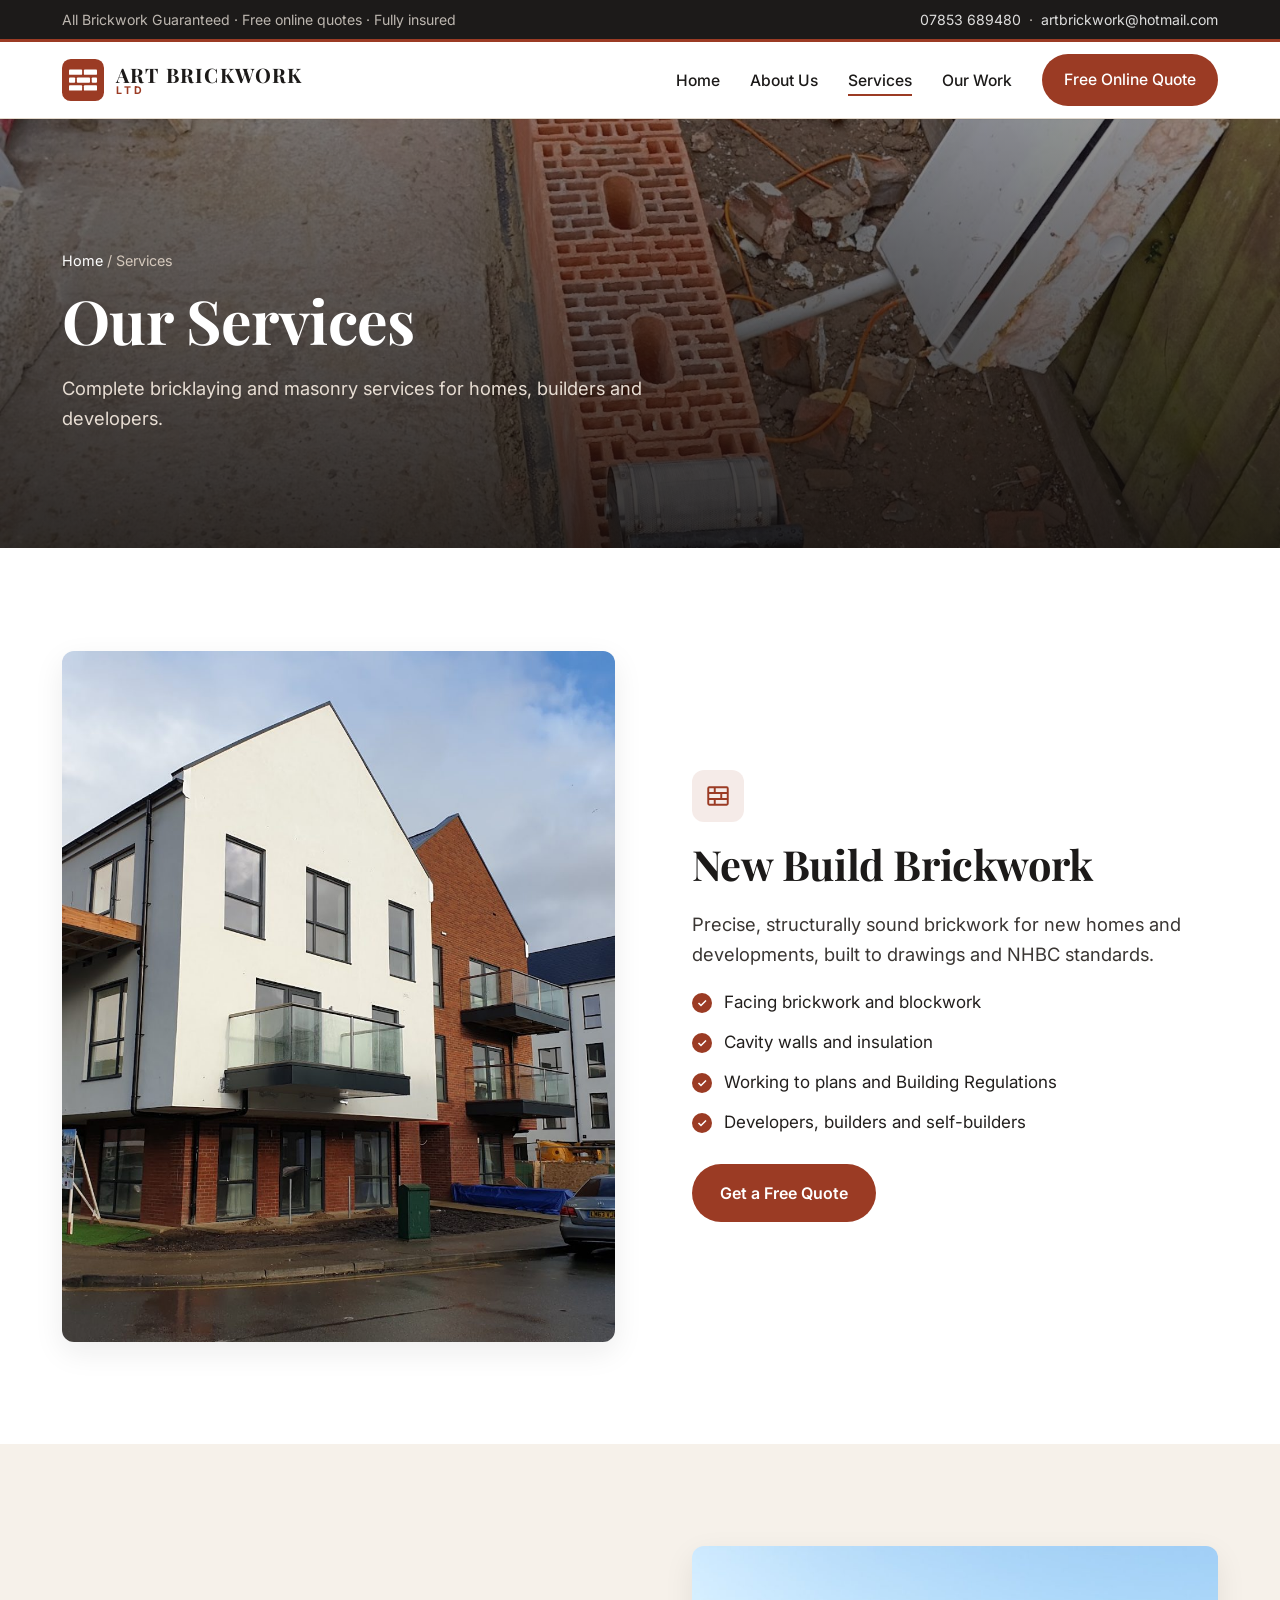
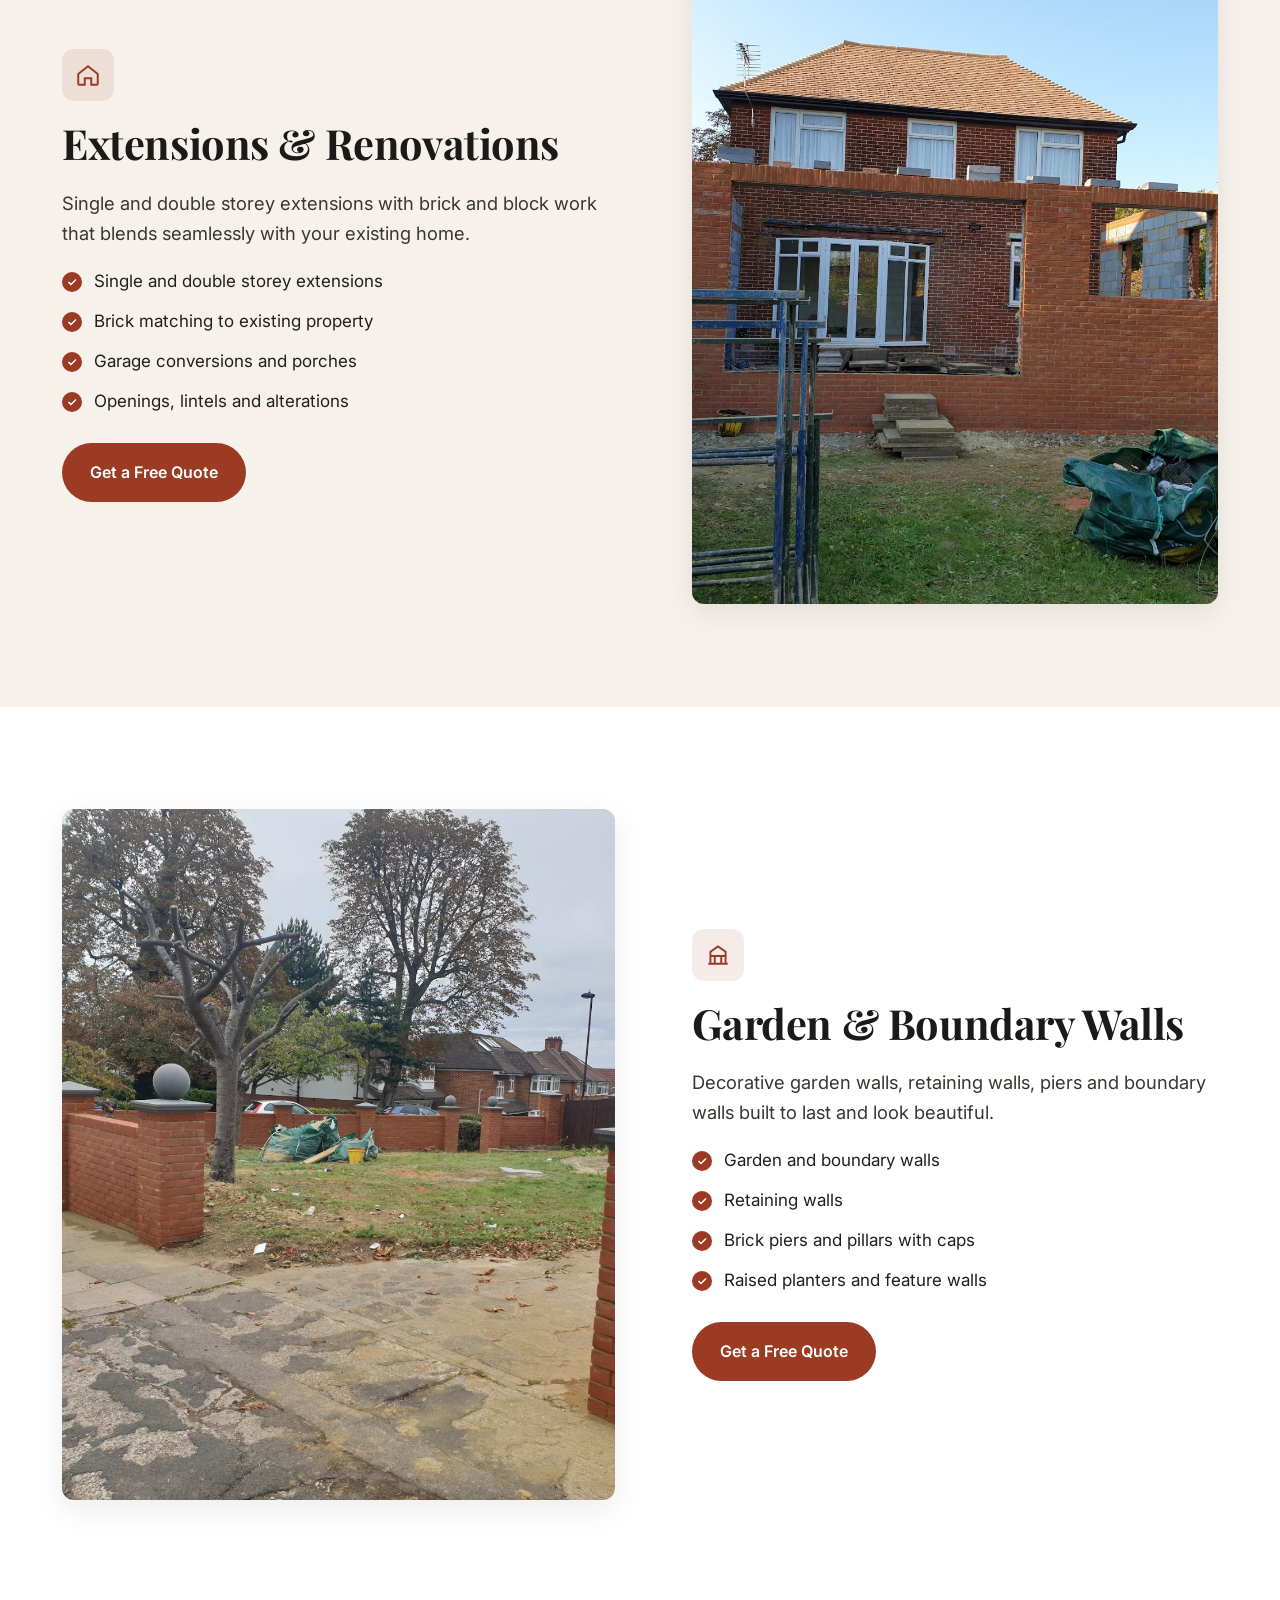
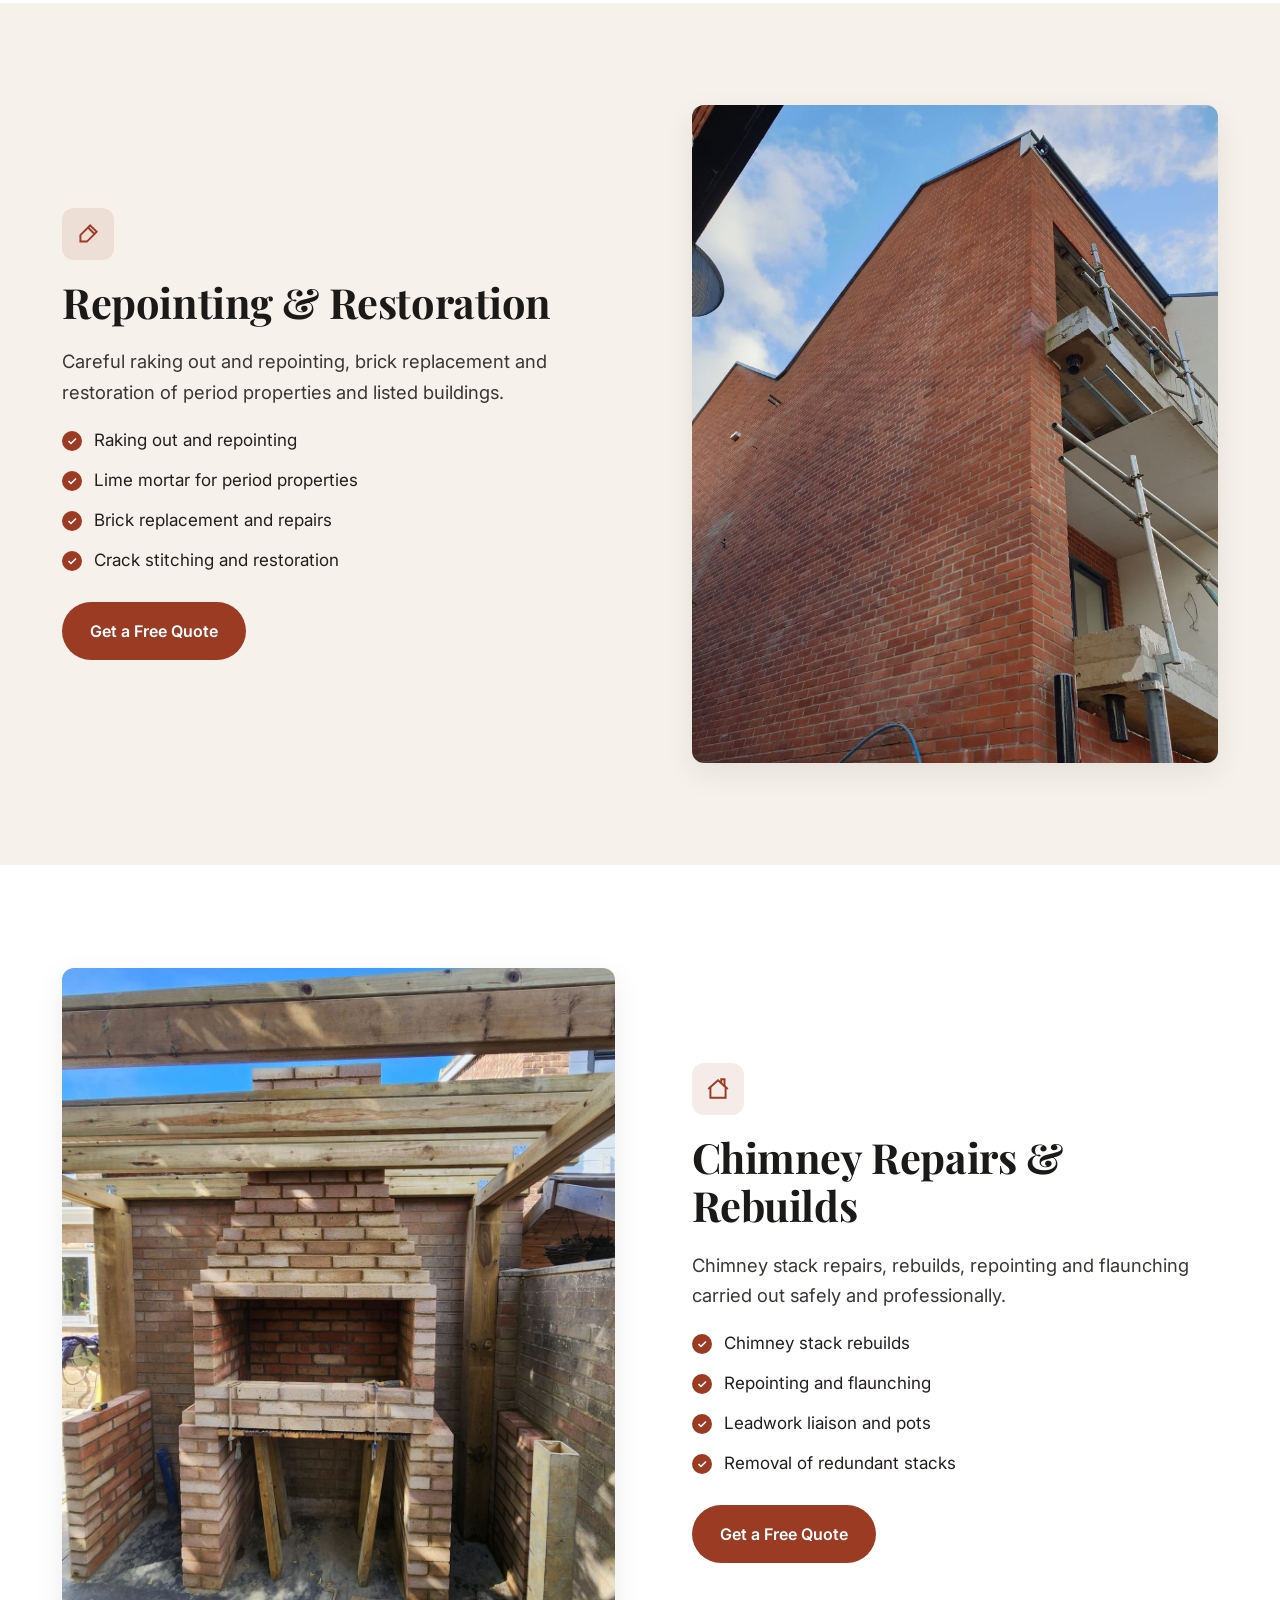
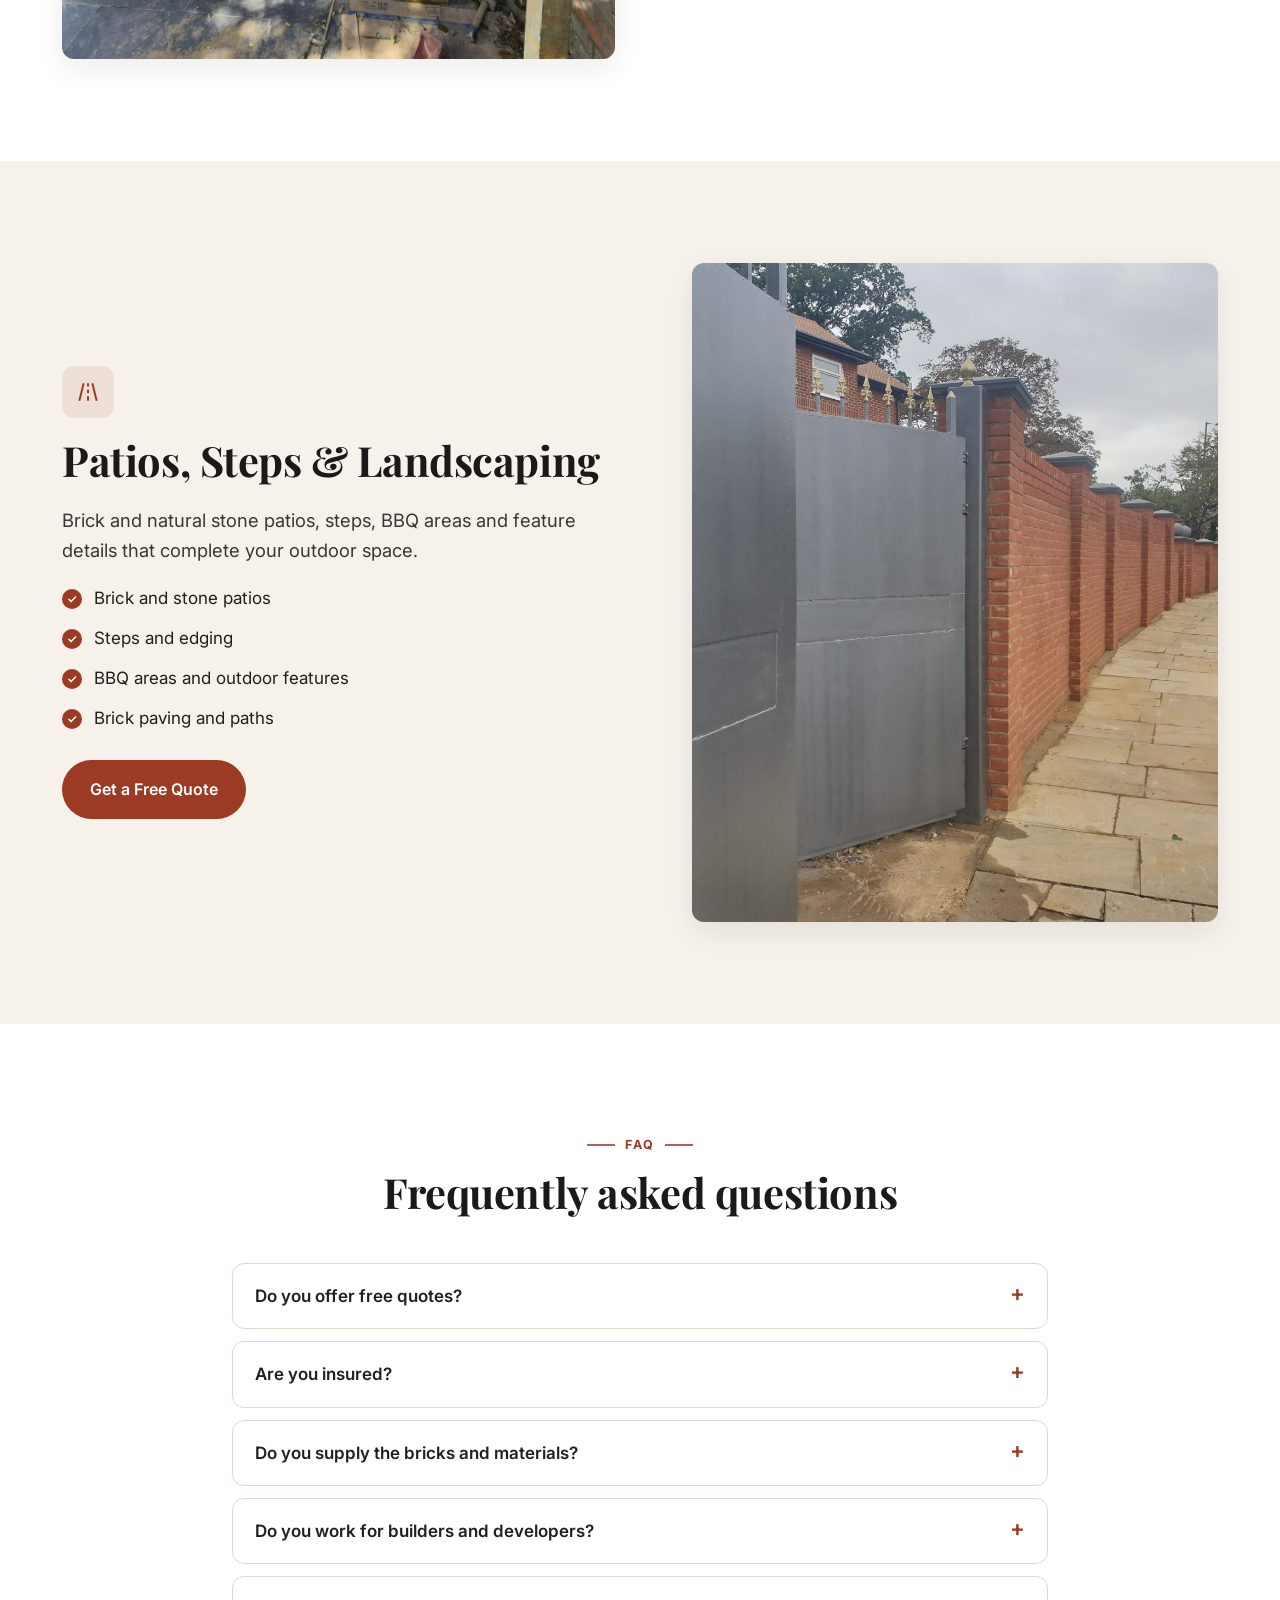
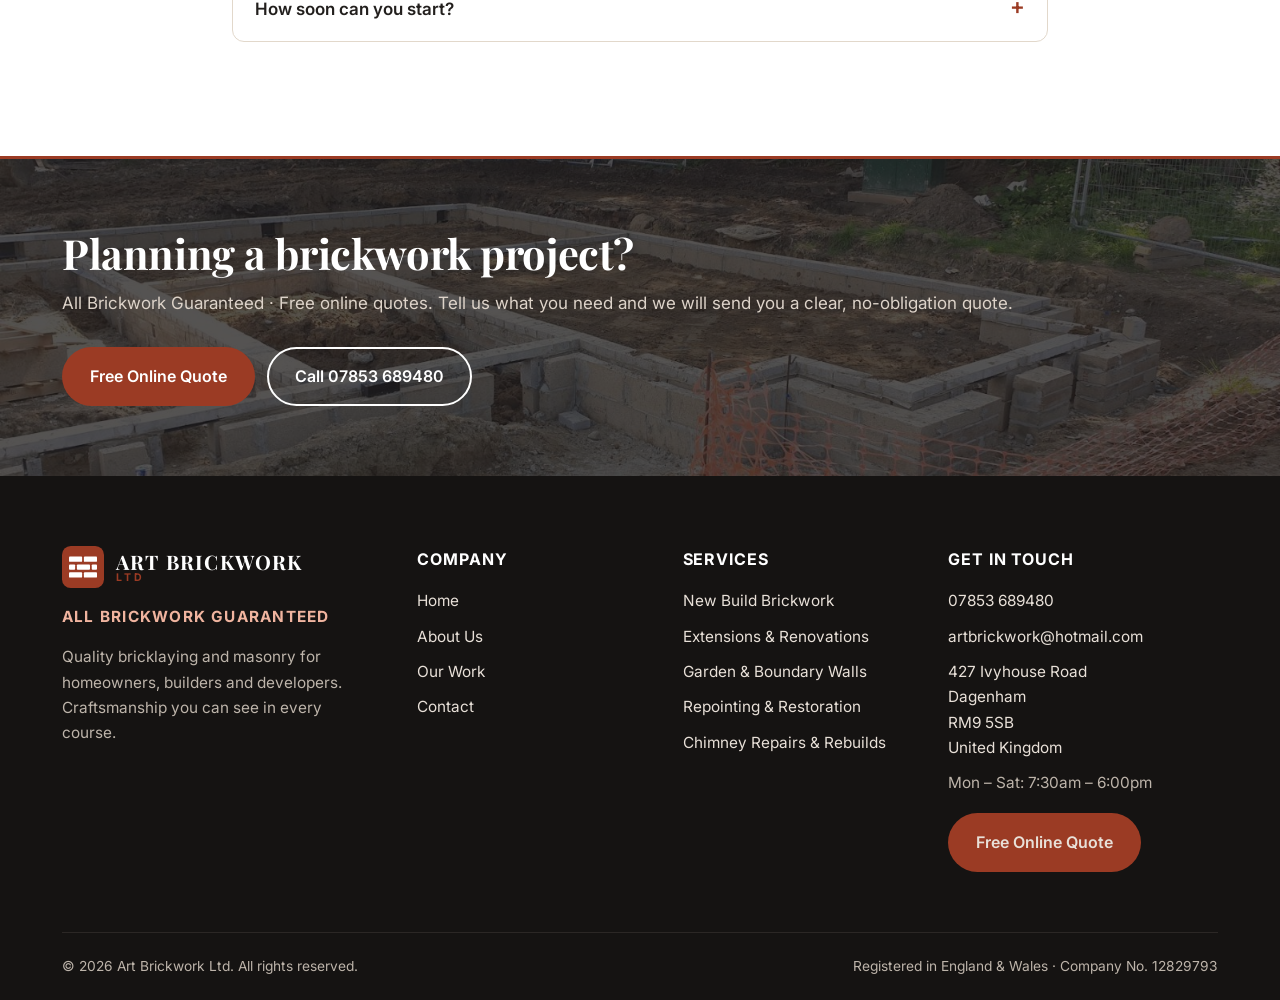
<file: services.html>
<!DOCTYPE html>
<html lang="en-GB">
<head>
<meta charset="utf-8">
<meta name="viewport" content="width=device-width, initial-scale=1">
<title>Bricklaying Services | Art Brickwork Ltd</title>
<meta name="description" content="Brickwork services from Art Brickwork Ltd: new build brickwork, extensions, garden and boundary walls, repointing, chimney repairs, patios and steps. Free quotes.">
<link rel="canonical" href="https://www.artbrickwork.co.uk/services">
<meta property="og:site_name" content="Art Brickwork">
<meta property="og:type" content="website">
<meta property="og:title" content="Bricklaying Services | Art Brickwork Ltd">
<meta property="og:description" content="Brickwork services from Art Brickwork Ltd: new build brickwork, extensions, garden and boundary walls, repointing, chimney repairs, patios and steps. Free quotes.">
<meta property="og:url" content="https://www.artbrickwork.co.uk/services">
<meta property="og:image" content="https://www.artbrickwork.co.uk/assets/img/og-share.jpg">
<meta property="og:image:width" content="1200">
<meta property="og:image:height" content="630">
<meta property="og:image:alt" content="Art Brickwork Ltd – quality brickwork, built to last">
<meta name="twitter:card" content="summary_large_image">
<meta name="twitter:title" content="Bricklaying Services | Art Brickwork Ltd">
<meta name="twitter:description" content="Brickwork services from Art Brickwork Ltd: new build brickwork, extensions, garden and boundary walls, repointing, chimney repairs, patios and steps. Free quotes.">
<meta name="twitter:image" content="https://www.artbrickwork.co.uk/assets/img/og-share.jpg">
<meta name="theme-color" content="#9b3b24">
<link rel="icon" href="/favicon.svg" type="image/svg+xml">
<link rel="icon" href="/favicon-32.png" sizes="32x32" type="image/png">
<link rel="apple-touch-icon" href="/apple-touch-icon.png">
<link rel="manifest" href="/site.webmanifest">
<link rel="preconnect" href="https://fonts.googleapis.com">
<link rel="preconnect" href="https://fonts.gstatic.com" crossorigin>
<link rel="preconnect" href="https://images.unsplash.com">
<link href="https://fonts.googleapis.com/css2?family=Inter:wght@400;500;600;700;800&family=Playfair+Display:wght@600;700&display=swap" rel="stylesheet">
<link rel="stylesheet" href="/assets/css/style.css?v=8">
<script type="application/ld+json">{"@context": "https://schema.org", "@type": "HomeAndConstructionBusiness", "name": "Art Brickwork Ltd", "slogan": "All Brickwork Guaranteed", "url": "https://www.artbrickwork.co.uk/", "telephone": "+447853689480", "email": "artbrickwork@hotmail.com", "image": "https://www.artbrickwork.co.uk/assets/img/og-share.jpg", "address": {"@type": "PostalAddress", "streetAddress": "427 Ivyhouse Road", "addressLocality": "Dagenham", "postalCode": "RM9 5SB", "addressCountry": "GB"}, "identifier": {"@type": "PropertyValue", "propertyID": "Company Registration Number", "value": "12829793"}}</script>
</head>
<body>
<a class="skip" href="#main">Skip to content</a>
<div class="topbar"><div class="container">
  <span class="hide-sm">All Brickwork Guaranteed · Free online quotes · Fully insured</span>
  <span><a href="tel:+447853689480">07853 689480</a> &nbsp;·&nbsp; <a href="mailto:artbrickwork@hotmail.com">artbrickwork@hotmail.com</a></span>
</div></div>
<header class="header"><div class="container">
  <a class="logo" href="/" aria-label="Art Brickwork Ltd – home"><svg class="logo-mark" viewBox="0 0 48 48" aria-hidden="true"><rect width="48" height="48" rx="10" fill="#9b3b24"/><g fill="#fff"><rect x="8" y="12" width="15" height="6" rx="1"/><rect x="25" y="12" width="15" height="6" rx="1"/><rect x="8" y="21" width="7" height="6" rx="1"/><rect x="17" y="21" width="15" height="6" rx="1"/><rect x="34" y="21" width="6" height="6" rx="1"/><rect x="8" y="30" width="15" height="6" rx="1"/><rect x="25" y="30" width="15" height="6" rx="1"/></g></svg><span class="logo-text"><b>ART BRICKWORK</b><small>LTD</small></span></a>
  <button class="menu-toggle" aria-label="Open menu" aria-expanded="false" aria-controls="nav"><span></span><span></span><span></span></button>
  <nav class="nav" id="nav" aria-label="Main"><ul><li><a href="/">Home</a></li><li><a href="/about">About Us</a></li><li><a href="/services" aria-current="page">Services</a></li><li><a href="/our-work">Our Work</a></li><li><a class="btn btn-primary" href="/contact">Free Online Quote</a></li></ul></nav>
</div></header>
<main id="main">
<section class="page-hero"><img class="bg" src="/assets/img/work-12.jpg" alt="">
<div class="container">
  <div class="crumbs"><a href="/">Home</a> / Services</div>
  <h1>Our Services</h1><p>Complete bricklaying and masonry services for homes, builders and developers.</p>
</div></section>
<section class="section" id="new-build-brickwork"><div class="container split">
  <div class="split-media reveal"><img src="/assets/img/work-01.jpg" alt="New Build Brickwork" loading="lazy"></div>
  <div class="reveal"><div class="icon"><svg viewBox="0 0 24 24" fill="none" stroke="currentColor" stroke-width="1.8"><rect x="3" y="4" width="18" height="16" rx="1"/><path d="M3 9.3h18M3 14.7h18M9 4v5.3M15 9.3v5.4M9 14.7V20"/></svg></div><h2>New Build Brickwork</h2><p class="lead">Precise, structurally sound brickwork for new homes and developments, built to drawings and NHBC standards.</p><ul class="ticks"><li>Facing brickwork and blockwork</li><li>Cavity walls and insulation</li><li>Working to plans and Building Regulations</li><li>Developers, builders and self-builders</li></ul>
  <a class="btn btn-primary" href="/contact?service=new-build-brickwork">Get a Free Quote</a></div>
</div></section>
<section class="section alt" id="extensions-renovations"><div class="container split reverse">
  <div class="split-media reveal"><img src="/assets/img/work-04.jpg" alt="Extensions & Renovations" loading="lazy"></div>
  <div class="reveal"><div class="icon"><svg viewBox="0 0 24 24" fill="none" stroke="currentColor" stroke-width="1.8"><path d="M3 11l9-7 9 7v9a1 1 0 01-1 1h-5v-6H9v6H4a1 1 0 01-1-1z"/></svg></div><h2>Extensions & Renovations</h2><p class="lead">Single and double storey extensions with brick and block work that blends seamlessly with your existing home.</p><ul class="ticks"><li>Single and double storey extensions</li><li>Brick matching to existing property</li><li>Garage conversions and porches</li><li>Openings, lintels and alterations</li></ul>
  <a class="btn btn-primary" href="/contact?service=extensions-renovations">Get a Free Quote</a></div>
</div></section>
<section class="section" id="garden-boundary-walls"><div class="container split">
  <div class="split-media reveal"><img src="/assets/img/work-11.jpg" alt="Garden & Boundary Walls" loading="lazy"></div>
  <div class="reveal"><div class="icon"><svg viewBox="0 0 24 24" fill="none" stroke="currentColor" stroke-width="1.8"><path d="M3 20h18M5 20V9l7-5 7 5v11"/><path d="M5 13h14M9 13v7M15 13v7"/></svg></div><h2>Garden & Boundary Walls</h2><p class="lead">Decorative garden walls, retaining walls, piers and boundary walls built to last and look beautiful.</p><ul class="ticks"><li>Garden and boundary walls</li><li>Retaining walls</li><li>Brick piers and pillars with caps</li><li>Raised planters and feature walls</li></ul>
  <a class="btn btn-primary" href="/contact?service=garden-boundary-walls">Get a Free Quote</a></div>
</div></section>
<section class="section alt" id="repointing-restoration"><div class="container split reverse">
  <div class="split-media reveal"><img src="/assets/img/work-13.jpg" alt="Repointing & Restoration" loading="lazy"></div>
  <div class="reveal"><div class="icon"><svg viewBox="0 0 24 24" fill="none" stroke="currentColor" stroke-width="1.8"><path d="M14 4l6 6-9 9H5v-6z"/><path d="M12 6l6 6"/></svg></div><h2>Repointing & Restoration</h2><p class="lead">Careful raking out and repointing, brick replacement and restoration of period properties and listed buildings.</p><ul class="ticks"><li>Raking out and repointing</li><li>Lime mortar for period properties</li><li>Brick replacement and repairs</li><li>Crack stitching and restoration</li></ul>
  <a class="btn btn-primary" href="/contact?service=repointing-restoration">Get a Free Quote</a></div>
</div></section>
<section class="section" id="chimney-repairs-rebuilds"><div class="container split">
  <div class="split-media reveal"><img src="/assets/img/proj-33.jpg" alt="Brick fireplace and chimney built by Art Brickwork Ltd" loading="lazy"></div>
  <div class="reveal"><div class="icon"><svg viewBox="0 0 24 24" fill="none" stroke="currentColor" stroke-width="1.8"><path d="M3 12l9-8 9 8"/><path d="M15 7V3h3v7"/><path d="M5 10v10h14V10"/></svg></div><h2>Chimney Repairs & Rebuilds</h2><p class="lead">Chimney stack repairs, rebuilds, repointing and flaunching carried out safely and professionally.</p><ul class="ticks"><li>Chimney stack rebuilds</li><li>Repointing and flaunching</li><li>Leadwork liaison and pots</li><li>Removal of redundant stacks</li></ul>
  <a class="btn btn-primary" href="/contact?service=chimney-repairs-rebuilds">Get a Free Quote</a></div>
</div></section>
<section class="section alt" id="patios-steps-landscaping"><div class="container split reverse">
  <div class="split-media reveal"><img src="/assets/img/work-14.jpg" alt="Patios, Steps & Landscaping" loading="lazy"></div>
  <div class="reveal"><div class="icon"><svg viewBox="0 0 24 24" fill="none" stroke="currentColor" stroke-width="1.8"><path d="M4 20l4-16M20 20L16 4M12 4v3M12 10v3M12 16v4"/></svg></div><h2>Patios, Steps & Landscaping</h2><p class="lead">Brick and natural stone patios, steps, BBQ areas and feature details that complete your outdoor space.</p><ul class="ticks"><li>Brick and stone patios</li><li>Steps and edging</li><li>BBQ areas and outdoor features</li><li>Brick paving and paths</li></ul>
  <a class="btn btn-primary" href="/contact?service=patios-steps-landscaping">Get a Free Quote</a></div>
</div></section>
<section class="section"><div class="container" style="max-width:860px">
  <div class="section-head"><span class="eyebrow">FAQ</span><h2>Frequently asked questions</h2></div>
  <div class="faq"><details><summary>Do you offer free quotes?</summary><p>Yes. All our quotes are free and with no obligation. For most jobs we visit the site to measure and discuss your requirements before sending a written quote.</p></details><details><summary>Are you insured?</summary><p>Yes, Art Brickwork Ltd is fully insured with public liability insurance for all the work we carry out.</p></details><details><summary>Do you supply the bricks and materials?</summary><p>We can supply all materials, including matching bricks for extensions and repairs, or work with materials you have already chosen.</p></details><details><summary>Do you work for builders and developers?</summary><p>Yes. We work with homeowners as well as main contractors, builders and developers on new-build and commercial projects.</p></details><details><summary>How soon can you start?</summary><p>It depends on the season and the size of the job. Contact us and we will give you an honest start date with your quote.</p></details></div>
</div></section>
<section class="cta"><img class="bg" src="/assets/img/work-08.jpg" alt="" loading="lazy">
<div class="container">
  <div><h2>Planning a brickwork project?</h2><p>All Brickwork Guaranteed · Free online quotes. Tell us what you need and we will send you a clear, no-obligation quote.</p></div>
  <div style="display:flex;gap:12px;flex-wrap:wrap"><a class="btn btn-primary" href="/contact">Free Online Quote</a><a class="btn btn-outline" href="tel:+447853689480">Call 07853 689480</a></div>
</div></section>
</main>
<footer class="footer"><div class="container">
  <div class="grid">
    <div><a class="logo" href="/"><svg class="logo-mark" viewBox="0 0 48 48" aria-hidden="true"><rect width="48" height="48" rx="10" fill="#9b3b24"/><g fill="#fff"><rect x="8" y="12" width="15" height="6" rx="1"/><rect x="25" y="12" width="15" height="6" rx="1"/><rect x="8" y="21" width="7" height="6" rx="1"/><rect x="17" y="21" width="15" height="6" rx="1"/><rect x="34" y="21" width="6" height="6" rx="1"/><rect x="8" y="30" width="15" height="6" rx="1"/><rect x="25" y="30" width="15" height="6" rx="1"/></g></svg><span class="logo-text"><b>ART BRICKWORK</b><small>LTD</small></span></a>
      <p><strong style="color:#f0b49f;letter-spacing:.08em">ALL BRICKWORK GUARANTEED</strong></p><p>Quality bricklaying and masonry for homeowners, builders and developers. Craftsmanship you can see in every course.</p></div>
    <div><h4>Company</h4><ul><li><a href="/">Home</a></li><li><a href="/about">About Us</a></li><li><a href="/our-work">Our Work</a></li><li><a href="/contact">Contact</a></li></ul></div>
    <div><h4>Services</h4><ul><li><a href="/services#new-build-brickwork">New Build Brickwork</a></li><li><a href="/services#extensions-renovations">Extensions & Renovations</a></li><li><a href="/services#garden-boundary-walls">Garden & Boundary Walls</a></li><li><a href="/services#repointing-restoration">Repointing & Restoration</a></li><li><a href="/services#chimney-repairs-rebuilds">Chimney Repairs & Rebuilds</a></li></ul></div>
    <div><h4>Get in touch</h4><ul>
      <li><a href="tel:+447853689480">07853 689480</a></li>
      <li><a href="mailto:artbrickwork@hotmail.com">artbrickwork@hotmail.com</a></li>
      <li><a href="https://www.google.com/maps/search/?api=1&query=427+Ivyhouse+Road+Dagenham+RM9+5SB" target="_blank" rel="noopener">427 Ivyhouse Road<br>Dagenham<br>RM9 5SB<br>United Kingdom</a></li>
      <li>Mon – Sat: 7:30am – 6:00pm</li>
      <li><a class="btn btn-primary" style="margin-top:8px" href="/contact">Free Online Quote</a></li></ul></div>
  </div>
  <div class="footer-bottom"><span>© <span data-year>2026</span> Art Brickwork Ltd. All rights reserved.</span><span>Registered in England &amp; Wales · Company No. 12829793</span></div>
</div></footer>
<a class="float-call" href="tel:+447853689480" aria-label="Call Art Brickwork"><svg width="20" height="20" viewBox="0 0 24 24" fill="none" stroke="currentColor" stroke-width="1.8"><path d="M5 4h4l2 5-2.5 1.5a11 11 0 005 5L15 13l5 2v4a2 2 0 01-2 2A16 16 0 013 6a2 2 0 012-2"/></svg> Call now</a>
<script src="/assets/js/main.js?v=7" defer></script>
</body>
</html>
</file>
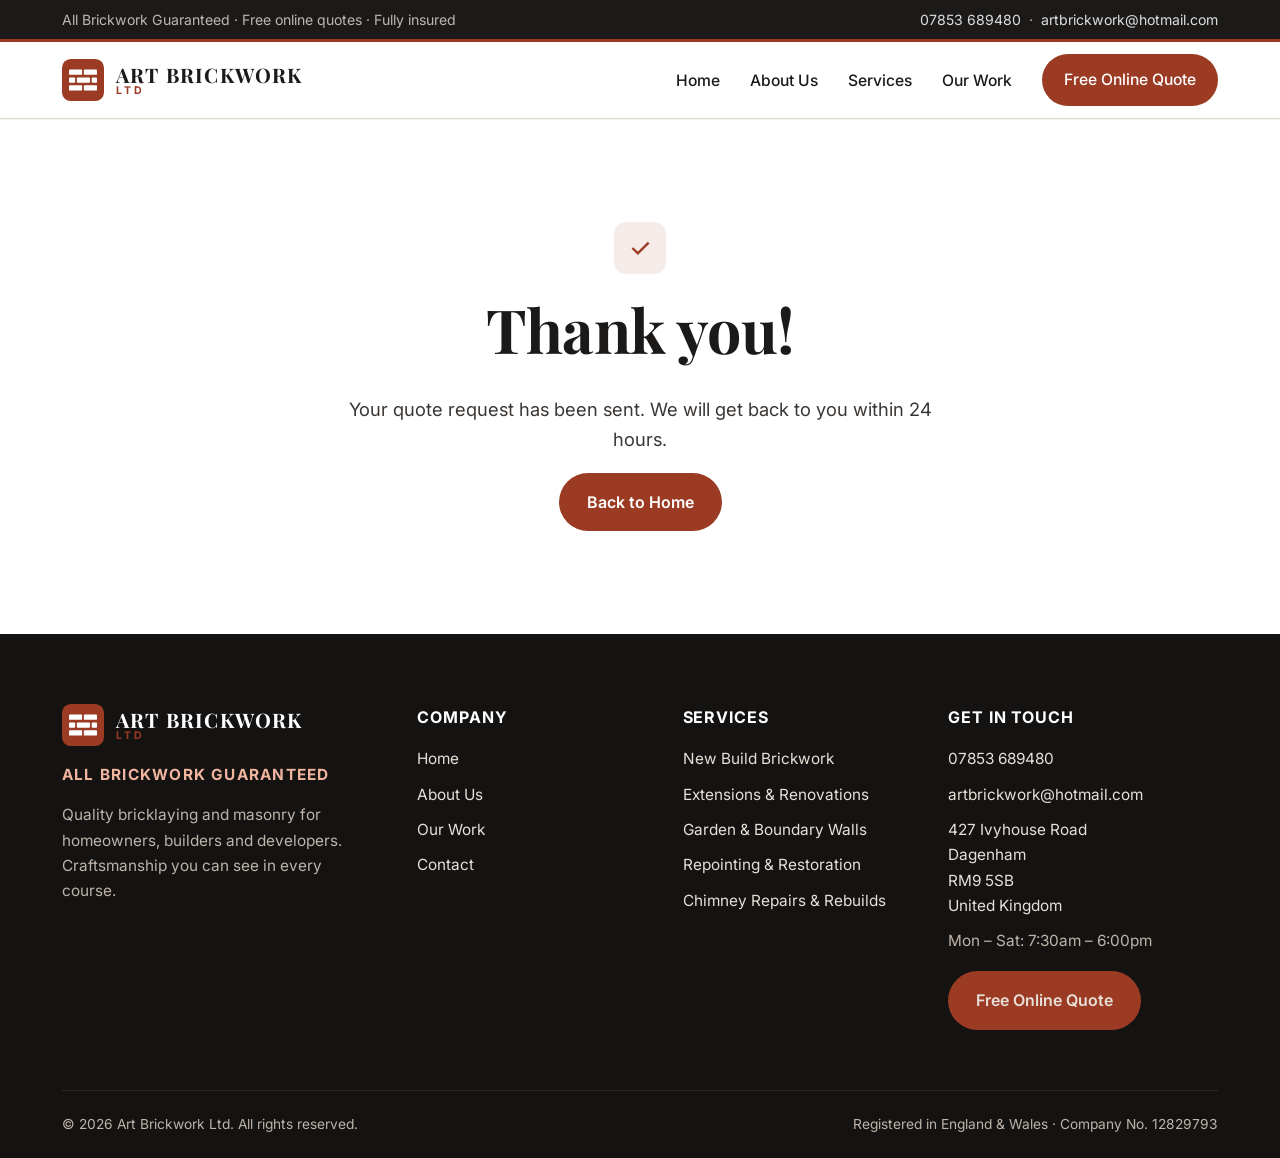
<file: thank-you.html>
<!DOCTYPE html>
<html lang="en-GB">
<head>
<meta charset="utf-8">
<meta name="viewport" content="width=device-width, initial-scale=1">
<title>Thank You | Art Brickwork Ltd</title>
<meta name="robots" content="noindex"><meta name="description" content="Thank you for your enquiry.">
<link rel="canonical" href="https://www.artbrickwork.co.uk/thank-you">
<meta property="og:site_name" content="Art Brickwork">
<meta property="og:type" content="website">
<meta property="og:title" content="Thank You | Art Brickwork Ltd">
<meta property="og:description" content="Thank you for your enquiry.">
<meta property="og:url" content="https://www.artbrickwork.co.uk/thank-you">
<meta property="og:image" content="https://www.artbrickwork.co.uk/assets/img/og-share.jpg">
<meta property="og:image:width" content="1200">
<meta property="og:image:height" content="630">
<meta property="og:image:alt" content="Art Brickwork Ltd – quality brickwork, built to last">
<meta name="twitter:card" content="summary_large_image">
<meta name="twitter:title" content="Thank You | Art Brickwork Ltd">
<meta name="twitter:description" content="Thank you for your enquiry.">
<meta name="twitter:image" content="https://www.artbrickwork.co.uk/assets/img/og-share.jpg">
<meta name="theme-color" content="#9b3b24">
<link rel="icon" href="/favicon.svg" type="image/svg+xml">
<link rel="icon" href="/favicon-32.png" sizes="32x32" type="image/png">
<link rel="apple-touch-icon" href="/apple-touch-icon.png">
<link rel="manifest" href="/site.webmanifest">
<link rel="preconnect" href="https://fonts.googleapis.com">
<link rel="preconnect" href="https://fonts.gstatic.com" crossorigin>
<link rel="preconnect" href="https://images.unsplash.com">
<link href="https://fonts.googleapis.com/css2?family=Inter:wght@400;500;600;700;800&family=Playfair+Display:wght@600;700&display=swap" rel="stylesheet">
<link rel="stylesheet" href="/assets/css/style.css?v=8">
<script type="application/ld+json">{"@context": "https://schema.org", "@type": "HomeAndConstructionBusiness", "name": "Art Brickwork Ltd", "slogan": "All Brickwork Guaranteed", "url": "https://www.artbrickwork.co.uk/", "telephone": "+447853689480", "email": "artbrickwork@hotmail.com", "image": "https://www.artbrickwork.co.uk/assets/img/og-share.jpg", "address": {"@type": "PostalAddress", "streetAddress": "427 Ivyhouse Road", "addressLocality": "Dagenham", "postalCode": "RM9 5SB", "addressCountry": "GB"}, "identifier": {"@type": "PropertyValue", "propertyID": "Company Registration Number", "value": "12829793"}}</script>
</head>
<body>
<a class="skip" href="#main">Skip to content</a>
<div class="topbar"><div class="container">
  <span class="hide-sm">All Brickwork Guaranteed · Free online quotes · Fully insured</span>
  <span><a href="tel:+447853689480">07853 689480</a> &nbsp;·&nbsp; <a href="mailto:artbrickwork@hotmail.com">artbrickwork@hotmail.com</a></span>
</div></div>
<header class="header"><div class="container">
  <a class="logo" href="/" aria-label="Art Brickwork Ltd – home"><svg class="logo-mark" viewBox="0 0 48 48" aria-hidden="true"><rect width="48" height="48" rx="10" fill="#9b3b24"/><g fill="#fff"><rect x="8" y="12" width="15" height="6" rx="1"/><rect x="25" y="12" width="15" height="6" rx="1"/><rect x="8" y="21" width="7" height="6" rx="1"/><rect x="17" y="21" width="15" height="6" rx="1"/><rect x="34" y="21" width="6" height="6" rx="1"/><rect x="8" y="30" width="15" height="6" rx="1"/><rect x="25" y="30" width="15" height="6" rx="1"/></g></svg><span class="logo-text"><b>ART BRICKWORK</b><small>LTD</small></span></a>
  <button class="menu-toggle" aria-label="Open menu" aria-expanded="false" aria-controls="nav"><span></span><span></span><span></span></button>
  <nav class="nav" id="nav" aria-label="Main"><ul><li><a href="/">Home</a></li><li><a href="/about">About Us</a></li><li><a href="/services">Services</a></li><li><a href="/our-work">Our Work</a></li><li><a class="btn btn-primary" href="/contact">Free Online Quote</a></li></ul></nav>
</div></header>
<main id="main">
<section class="section"><div class="container center" style="max-width:640px">
  <div class="icon" style="margin:0 auto 20px"><svg viewBox="0 0 24 24" fill="none" stroke="currentColor" stroke-width="2.2"><path d="M5 12l5 5L20 7"/></svg></div>
  <h1>Thank you!</h1><p class="lead">Your quote request has been sent. We will get back to you within 24 hours.</p>
  <a class="btn btn-primary" href="/">Back to Home</a></div></section>
</main>
<footer class="footer"><div class="container">
  <div class="grid">
    <div><a class="logo" href="/"><svg class="logo-mark" viewBox="0 0 48 48" aria-hidden="true"><rect width="48" height="48" rx="10" fill="#9b3b24"/><g fill="#fff"><rect x="8" y="12" width="15" height="6" rx="1"/><rect x="25" y="12" width="15" height="6" rx="1"/><rect x="8" y="21" width="7" height="6" rx="1"/><rect x="17" y="21" width="15" height="6" rx="1"/><rect x="34" y="21" width="6" height="6" rx="1"/><rect x="8" y="30" width="15" height="6" rx="1"/><rect x="25" y="30" width="15" height="6" rx="1"/></g></svg><span class="logo-text"><b>ART BRICKWORK</b><small>LTD</small></span></a>
      <p><strong style="color:#f0b49f;letter-spacing:.08em">ALL BRICKWORK GUARANTEED</strong></p><p>Quality bricklaying and masonry for homeowners, builders and developers. Craftsmanship you can see in every course.</p></div>
    <div><h4>Company</h4><ul><li><a href="/">Home</a></li><li><a href="/about">About Us</a></li><li><a href="/our-work">Our Work</a></li><li><a href="/contact">Contact</a></li></ul></div>
    <div><h4>Services</h4><ul><li><a href="/services#new-build-brickwork">New Build Brickwork</a></li><li><a href="/services#extensions-renovations">Extensions & Renovations</a></li><li><a href="/services#garden-boundary-walls">Garden & Boundary Walls</a></li><li><a href="/services#repointing-restoration">Repointing & Restoration</a></li><li><a href="/services#chimney-repairs-rebuilds">Chimney Repairs & Rebuilds</a></li></ul></div>
    <div><h4>Get in touch</h4><ul>
      <li><a href="tel:+447853689480">07853 689480</a></li>
      <li><a href="mailto:artbrickwork@hotmail.com">artbrickwork@hotmail.com</a></li>
      <li><a href="https://www.google.com/maps/search/?api=1&query=427+Ivyhouse+Road+Dagenham+RM9+5SB" target="_blank" rel="noopener">427 Ivyhouse Road<br>Dagenham<br>RM9 5SB<br>United Kingdom</a></li>
      <li>Mon – Sat: 7:30am – 6:00pm</li>
      <li><a class="btn btn-primary" style="margin-top:8px" href="/contact">Free Online Quote</a></li></ul></div>
  </div>
  <div class="footer-bottom"><span>© <span data-year>2026</span> Art Brickwork Ltd. All rights reserved.</span><span>Registered in England &amp; Wales · Company No. 12829793</span></div>
</div></footer>
<a class="float-call" href="tel:+447853689480" aria-label="Call Art Brickwork"><svg width="20" height="20" viewBox="0 0 24 24" fill="none" stroke="currentColor" stroke-width="1.8"><path d="M5 4h4l2 5-2.5 1.5a11 11 0 005 5L15 13l5 2v4a2 2 0 01-2 2A16 16 0 013 6a2 2 0 012-2"/></svg> Call now</a>
<script src="/assets/js/main.js?v=7" defer></script>
</body>
</html>
</file>
<file: assets/css/style.css>
:root{
  --brick:#9b3b24;--brick-dark:#7a2c19;--brick-light:#c4593a;
  --ink:#1c1a19;--ink-2:#3a3633;--muted:#6b645f;
  --sand:#f6f1ea;--sand-2:#ece3d7;--line:#e2d8cb;--white:#fff;
  --radius:14px;--shadow:0 10px 30px rgba(28,26,25,.08);
  --max:1200px;
  --font:"Inter",system-ui,-apple-system,"Segoe UI",Roboto,Arial,sans-serif;
  --display:"Playfair Display",Georgia,"Times New Roman",serif;
}
*{box-sizing:border-box}
html{scroll-behavior:smooth}
body{margin:0;font-family:var(--font);color:var(--ink);background:var(--white);line-height:1.65;font-size:17px;-webkit-font-smoothing:antialiased}
img{max-width:100%;display:block}
a{color:var(--brick);text-decoration:none}
a:hover{color:var(--brick-dark)}
h1,h2,h3{font-family:var(--display);line-height:1.15;margin:0 0 .5em;color:var(--ink);font-weight:700}
h1{font-size:clamp(2.2rem,5vw,3.8rem)}
h2{font-size:clamp(1.8rem,3.4vw,2.6rem)}
h3{font-size:1.35rem}
p{margin:0 0 1em}
.container{width:100%;max-width:var(--max);margin:0 auto;padding:0 22px}
.section{padding:clamp(60px,8vw,110px) 0}
.section.alt{background:var(--sand)}
.eyebrow{display:inline-block;font-size:.78rem;letter-spacing:.16em;text-transform:uppercase;font-weight:700;color:var(--brick);margin-bottom:12px}
.lead{font-size:1.15rem;color:var(--ink-2)}
.center{text-align:center}
.section-head{max-width:720px;margin:0 auto 48px;text-align:center}
.skip{position:absolute;left:-999px;top:0;background:var(--ink);color:#fff;padding:10px 14px;z-index:999}
.skip:focus{left:10px}

/* Buttons */
.btn{display:inline-flex;align-items:center;justify-content:center;gap:8px;padding:14px 26px;border-radius:999px;font-weight:600;font-size:1rem;border:2px solid transparent;cursor:pointer;transition:.2s;font-family:inherit}
.btn-primary{background:var(--brick);color:#fff}
.btn-primary:hover{background:var(--brick-dark);color:#fff;transform:translateY(-1px)}
.btn-outline{border-color:currentColor;color:#fff}
.btn-outline:hover{background:#fff;color:var(--ink)}
.btn-dark{border-color:var(--ink);color:var(--ink)}
.btn-dark:hover{background:var(--ink);color:#fff}

/* Top bar + header */
.topbar{background:var(--ink);color:#d9d2ca;font-size:.88rem}
.topbar .container{display:flex;justify-content:space-between;align-items:center;gap:16px;padding-top:8px;padding-bottom:8px;flex-wrap:wrap}
.topbar a{color:#fff}
.topbar span{opacity:.85}
.header{position:sticky;top:0;z-index:50;background:rgba(255,255,255,.96);backdrop-filter:blur(8px);border-bottom:1px solid var(--line)}
.header .container{display:flex;align-items:center;justify-content:space-between;height:76px}
.logo{display:flex;align-items:center;gap:12px;color:var(--ink);font-weight:800;letter-spacing:.04em}
.logo:hover{color:var(--ink)}
.logo-mark{width:42px;height:42px;flex:none}
.logo-text{display:flex;flex-direction:column;line-height:1.05}
.logo-text b{font-family:var(--display);font-size:1.25rem;letter-spacing:.06em}
.logo-text small{font-size:.66rem;letter-spacing:.3em;color:var(--brick);font-weight:700}
.nav ul{list-style:none;margin:0;padding:0;display:flex;align-items:center;gap:30px}
.nav a{color:var(--ink);font-weight:500;font-size:.98rem;position:relative}
.nav a:not(.btn)::after{content:"";position:absolute;left:0;bottom:-6px;width:0;height:2px;background:var(--brick);transition:.25s}
.nav a:not(.btn):hover::after,.nav a[aria-current="page"]::after{width:100%}
.nav .btn{padding:11px 20px;color:#fff}
.menu-toggle{display:none;background:none;border:0;padding:8px;cursor:pointer}
.menu-toggle span{display:block;width:26px;height:2px;background:var(--ink);margin:6px 0;transition:.25s}

/* Hero */
.hero{position:relative;min-height:min(88vh,760px);display:flex;align-items:center;color:#fff;overflow:hidden;background:#2a2421}
.hero img.bg{position:absolute;inset:0;width:100%;height:100%;object-fit:cover;object-position:65% 60%}
.hero::after{content:"";position:absolute;inset:0;background:linear-gradient(100deg,rgba(20,16,14,.85) 0%,rgba(20,16,14,.55) 40%,rgba(20,16,14,.05) 100%)}
.hero .container{position:relative;z-index:2}
.hero-content{max-width:680px;padding:80px 0}
.hero h1{color:#fff}
.hero .eyebrow{color:#f0b49f}
.hero p{font-size:1.2rem;color:#eee6de;max-width:560px}
.hero-actions{display:flex;gap:14px;flex-wrap:wrap;margin-top:28px}
.hero-badges{display:flex;gap:26px;flex-wrap:wrap;margin-top:42px;font-size:.95rem;color:#e7ddd3}
.hero-badges div{display:flex;align-items:center;gap:8px}
.hero-badges svg{width:20px;height:20px;color:#f0b49f}

.page-hero{position:relative;padding:120px 0 90px;color:#fff;background:#2a2421;overflow:hidden}
.page-hero img.bg{position:absolute;inset:0;width:100%;height:100%;object-fit:cover;object-position:center 45%}
.page-hero::after{content:"";position:absolute;inset:0;background:linear-gradient(180deg,rgba(20,16,14,.55),rgba(20,16,14,.82))}
.page-hero .container{position:relative;z-index:2}
.page-hero h1{color:#fff;margin-bottom:.3em}
.page-hero p{color:#e7ddd3;font-size:1.15rem;max-width:620px}
.crumbs{font-size:.9rem;color:#d4c8bc;margin-bottom:12px}
.crumbs a{color:#fff}

/* Stats strip */
.stats{background:var(--brick);color:#fff}
.stats .container{display:grid;grid-template-columns:repeat(4,1fr);gap:20px;padding-top:34px;padding-bottom:34px;text-align:center}
.stats b{display:block;font-family:var(--display);font-size:2.1rem;line-height:1.1}
.stats span{font-size:.92rem;opacity:.9}

/* Grids & cards */
.grid{display:grid;gap:28px}
.grid-2{grid-template-columns:repeat(2,1fr)}
.grid-3{grid-template-columns:repeat(3,1fr)}
.grid-4{grid-template-columns:repeat(4,1fr)}
.card{background:#fff;border-radius:var(--radius);overflow:hidden;box-shadow:var(--shadow);border:1px solid var(--line);display:flex;flex-direction:column;transition:.25s}
.card:hover{transform:translateY(-4px);box-shadow:0 18px 40px rgba(28,26,25,.12)}
.card img{aspect-ratio:4/3;object-fit:cover;object-position:center 60%;width:100%;background:var(--sand-2)}
.card-body{padding:24px 24px 28px;display:flex;flex-direction:column;flex:1}
.card-body p{color:var(--muted);font-size:.98rem}
.card-body .more{margin-top:auto;font-weight:600}
.icon-card{background:#fff;border:1px solid var(--line);border-radius:var(--radius);padding:30px}
.icon{width:52px;height:52px;border-radius:12px;background:rgba(155,59,36,.1);color:var(--brick);display:grid;place-items:center;margin-bottom:18px}
.icon svg{width:26px;height:26px}
.icon-card p{color:var(--muted);margin:0}

.split{display:grid;grid-template-columns:1.05fr 1fr;gap:clamp(30px,6vw,80px);align-items:center}
.split.reverse .split-media{order:2}
.split-media{position:relative}
.split-media img{border-radius:var(--radius);aspect-ratio:4/5;object-fit:cover;width:100%;box-shadow:var(--shadow)}
.split-media .float{position:absolute;right:-18px;bottom:28px;background:#fff;border-radius:12px;padding:18px 22px;box-shadow:var(--shadow);max-width:220px}
.split-media .float b{font-family:var(--display);font-size:1.8rem;color:var(--brick);display:block;line-height:1}
.ticks{list-style:none;padding:0;margin:18px 0 28px}
.ticks li{position:relative;padding-left:32px;margin-bottom:12px}
.ticks li::before{content:"";position:absolute;left:0;top:5px;width:20px;height:20px;border-radius:50%;background:var(--brick) url("data:image/svg+xml,%3Csvg xmlns='http://www.w3.org/2000/svg' viewBox='0 0 24 24' fill='none' stroke='white' stroke-width='3'%3E%3Cpath d='M5 12l5 5L20 7'/%3E%3C/svg%3E") center/12px no-repeat}

/* Steps */
.steps{counter-reset:s}
.step{position:relative;padding:28px;border-radius:var(--radius);background:#fff;border:1px solid var(--line)}
.step::before{counter-increment:s;content:"0" counter(s);font-family:var(--display);font-size:2.4rem;color:var(--brick);opacity:.25;position:absolute;right:22px;top:12px}
.step h3{font-size:1.15rem}
.step p{color:var(--muted);margin:0;font-size:.97rem}

/* Gallery */
.filters{display:flex;flex-wrap:wrap;gap:10px;justify-content:center;margin-bottom:36px}
.filters button{border:1px solid var(--line);background:#fff;padding:10px 18px;border-radius:999px;font:inherit;font-size:.95rem;cursor:pointer;color:var(--ink-2)}
.filters button.active,.filters button:hover{background:var(--ink);color:#fff;border-color:var(--ink)}
.gallery{display:grid;grid-template-columns:repeat(3,1fr);gap:18px}
.gallery figure{margin:0;position:relative;border-radius:12px;overflow:hidden;cursor:zoom-in;background:var(--sand-2)}
.gallery img{width:100%;aspect-ratio:4/3;object-fit:cover;transition:transform .5s}
.gallery figure:hover img{transform:scale(1.05)}
.gallery figcaption{position:absolute;left:0;right:0;bottom:0;padding:40px 16px 14px;color:#fff;background:linear-gradient(transparent,rgba(0,0,0,.75));font-weight:600;font-size:.95rem}
.gallery figcaption small{display:block;font-weight:400;opacity:.85}
.gallery figure.hide{display:none}
.lightbox{position:fixed;inset:0;background:rgba(10,8,7,.92);display:none;align-items:center;justify-content:center;z-index:200;padding:20px}
.lightbox.open{display:flex}
.lightbox img{max-height:86vh;border-radius:8px}
.lightbox button{position:absolute;top:16px;right:20px;background:none;border:0;color:#fff;font-size:2.4rem;cursor:pointer;line-height:1}

/* Testimonials */
.quote{background:#fff;border:1px solid var(--line);border-radius:var(--radius);padding:30px}
.quote .stars{color:#d99a2b;letter-spacing:3px;margin-bottom:10px}
.quote p{font-style:italic;color:var(--ink-2)}
.quote cite{font-style:normal;font-weight:700;font-size:.95rem}
.quote cite span{display:block;font-weight:400;color:var(--muted);font-size:.88rem}

/* CTA */
.cta{position:relative;color:#fff;background:var(--ink);overflow:hidden}
.cta img.bg{position:absolute;inset:0;width:100%;height:100%;object-fit:cover;opacity:.25}
.cta .container{position:relative;display:flex;align-items:center;justify-content:space-between;gap:30px;flex-wrap:wrap;padding-top:70px;padding-bottom:70px}
.cta h2{color:#fff;margin:0 0 .3em}
.cta p{color:#ddd3c9;margin:0}

/* Contact */
.contact-grid{display:grid;grid-template-columns:1fr 1.35fr;gap:40px;align-items:start}
.info-list{list-style:none;padding:0;margin:24px 0 0}
.info-list li{display:flex;gap:16px;align-items:flex-start;padding:18px 0;border-bottom:1px solid var(--line)}
.info-list .icon{margin:0;width:46px;height:46px;flex:none}
.info-list b{display:block;font-size:.85rem;text-transform:uppercase;letter-spacing:.1em;color:var(--muted)}
.info-list a,.info-list span{font-size:1.1rem;color:var(--ink);font-weight:600}
.form-card{background:#fff;border-radius:var(--radius);padding:clamp(24px,4vw,40px);box-shadow:var(--shadow);border:1px solid var(--line)}
.form-row{display:grid;grid-template-columns:1fr 1fr;gap:18px}
.field{margin-bottom:18px;display:flex;flex-direction:column}
.field label{font-weight:600;font-size:.92rem;margin-bottom:6px}
.field input,.field select,.field textarea{font:inherit;font-size:1rem;padding:13px 14px;border:1px solid #d6cbbd;border-radius:10px;background:#fffdfa;color:var(--ink);width:100%}
.field input:focus,.field select:focus,.field textarea:focus{outline:2px solid rgba(155,59,36,.35);border-color:var(--brick)}
.field textarea{min-height:130px;resize:vertical}
.check{display:flex;gap:10px;align-items:flex-start;font-size:.92rem;color:var(--muted);margin-bottom:20px}
.check input{margin-top:5px}
.form-note{font-size:.88rem;color:var(--muted);margin-top:12px}
.form-status{margin-top:16px;padding:14px 16px;border-radius:10px;display:none}
.form-status.ok{display:block;background:#e9f6ec;color:#1f6b35}
.form-status.err{display:block;background:#fbeaea;color:#8a2222}
.hp{position:absolute;left:-5000px}
.map{border:0;width:100%;height:320px;border-radius:var(--radius);filter:grayscale(.2)}

/* FAQ */
.faq details{background:#fff;border:1px solid var(--line);border-radius:12px;padding:18px 22px;margin-bottom:12px}
.faq summary{cursor:pointer;font-weight:600;list-style:none;display:flex;justify-content:space-between;gap:20px}
.faq summary::after{content:"+";color:var(--brick);font-size:1.4rem;line-height:1}
.faq details[open] summary::after{content:"–"}
.faq details p{margin:12px 0 0;color:var(--muted)}

/* Footer */
.footer{background:#151312;color:#bdb4aa;padding:70px 0 0;font-size:.96rem}
.footer .grid{grid-template-columns:1.4fr 1fr 1fr 1.2fr;gap:40px}
.footer h4{color:#fff;font-size:1rem;margin:0 0 16px;letter-spacing:.06em;text-transform:uppercase;font-family:var(--font)}
.footer ul{list-style:none;padding:0;margin:0}
.footer li{margin-bottom:10px}
.footer a{color:#e8e0d8}
.footer a:hover{color:#fff}
.footer .logo{color:#fff;margin-bottom:16px}
.footer-bottom{border-top:1px solid #2b2725;margin-top:50px;padding:22px 0;font-size:.86rem;display:flex;justify-content:space-between;gap:12px;flex-wrap:wrap}

.float-call{position:fixed;right:18px;bottom:18px;z-index:60;display:none;background:var(--brick);color:#fff;border-radius:999px;padding:14px 18px;box-shadow:0 10px 24px rgba(0,0,0,.25);font-weight:600}
.float-call:hover{color:#fff}

.reveal{opacity:0;transform:translateY(22px);transition:opacity .7s ease,transform .7s ease}
.reveal.in{opacity:1;transform:none}
@media (prefers-reduced-motion:reduce){.reveal{opacity:1;transform:none;transition:none}html{scroll-behavior:auto}}

/* Responsive */
@media (max-width:1024px){
  .grid-4{grid-template-columns:repeat(2,1fr)}
  .footer .grid{grid-template-columns:1fr 1fr}
  .split-media .float{right:12px}
}
@media (max-width:860px){
  .menu-toggle{display:block}
  .nav{position:absolute;top:100%;left:0;right:0;background:#fff;border-bottom:1px solid var(--line);max-height:0;overflow:hidden;transition:max-height .3s ease;box-shadow:0 20px 30px rgba(0,0,0,.08)}
  .nav.open{max-height:520px}
  .nav ul{flex-direction:column;align-items:stretch;gap:0;padding:10px 22px 24px}
  .nav li a{display:block;padding:14px 0;border-bottom:1px solid var(--line)}
  .nav li:last-child a{border:0;margin-top:14px;text-align:center}
  .nav a:not(.btn)::after{display:none}
  .menu-toggle.open span:nth-child(1){transform:translateY(8px) rotate(45deg)}
  .menu-toggle.open span:nth-child(2){opacity:0}
  .menu-toggle.open span:nth-child(3){transform:translateY(-8px) rotate(-45deg)}
  .grid-3,.gallery{grid-template-columns:repeat(2,1fr)}
  .split,.contact-grid{grid-template-columns:1fr}
  .split.reverse .split-media{order:0}
  .split-media img{aspect-ratio:4/3}
  .hero img.bg{object-position:70% 70%}
  .hero::after{background:linear-gradient(180deg,rgba(20,16,14,.5) 0%,rgba(20,16,14,.68) 50%,rgba(20,16,14,.86) 100%)}
  .stats .container{grid-template-columns:repeat(2,1fr)}
  .float-call{display:inline-flex}
  .topbar .hide-sm{display:none}
}
@media (max-width:560px){
  body{font-size:16px}
  .grid-2,.grid-3,.grid-4,.form-row{grid-template-columns:1fr}
  .gallery{grid-template-columns:1fr 1fr;gap:10px}
  .gallery img{aspect-ratio:1/1}
  .gallery figcaption{font-size:.82rem;padding:30px 10px 10px}
  .gallery figcaption small{display:none}
  .footer .grid{grid-template-columns:1fr}
  .hero-actions .btn{width:100%}
  .cta .btn{width:100%}
  .topbar .container{justify-content:center}
}

/* ===== Visual polish v4 ===== */
body{color:#221f1d}
h1,h2{letter-spacing:-.01em}
.eyebrow{display:inline-flex;align-items:center;gap:10px}
.eyebrow::before{content:"";width:28px;height:2px;background:currentColor;opacity:.8}
.section-head .eyebrow::after{content:"";width:28px;height:2px;background:currentColor;opacity:.8}
.header{box-shadow:0 1px 0 rgba(0,0,0,.04)}
.topbar{border-bottom:3px solid var(--brick)}

/* Hero: real project photo, readable text */
.hero{min-height:min(86vh,720px)}
.hero img.bg{object-position:50% 42%}
.hero::after{background:linear-gradient(95deg,rgba(18,14,12,.9) 0%,rgba(18,14,12,.72) 38%,rgba(18,14,12,.25) 72%,rgba(18,14,12,.1) 100%)}
.hero h1{font-size:clamp(2.4rem,5.2vw,4.2rem);text-shadow:0 2px 18px rgba(0,0,0,.25)}
.hero-badges div{background:rgba(255,255,255,.08);border:1px solid rgba(255,255,255,.18);padding:8px 14px;border-radius:999px;backdrop-filter:blur(4px)}

/* Stats strip with subtle brick coursing */
.stats{background-color:var(--brick);background-image:
  linear-gradient(rgba(0,0,0,.08) 2px,transparent 2px),
  linear-gradient(90deg,rgba(0,0,0,.08) 2px,transparent 2px);
  background-size:72px 26px,72px 52px;background-position:0 0,36px 26px}
.stats b{font-size:2.3rem}

/* Cards */
.card{border-radius:12px;border-color:#e8dfd4}
.card img{aspect-ratio:3/2}
.card-body h3{font-size:1.25rem}
.icon-card{border-radius:12px;transition:.25s}
.icon-card:hover{border-color:var(--brick);box-shadow:var(--shadow)}

/* Split images: never crop the hands photo */
.split-media img{border-radius:12px}
.split-media.natural img{aspect-ratio:auto;height:auto;object-fit:contain;background:#1c1816}

/* Recent projects preview: four balanced tiles */
.gallery.preview{grid-template-columns:repeat(4,1fr);gap:16px}
.gallery.preview img{aspect-ratio:4/5}
.gallery figure{border-radius:12px}
.gallery figcaption{font-size:1rem}

/* Page heroes */
.page-hero{padding:130px 0 96px}
.page-hero::after{background:linear-gradient(180deg,rgba(18,14,12,.45),rgba(18,14,12,.85))}

/* Quotes & CTA */
.quote{border-top:4px solid var(--brick)}
.cta{border-top:3px solid var(--brick)}

@media (max-width:1024px){
  .gallery.preview{grid-template-columns:repeat(2,1fr)}
  .gallery.preview img{aspect-ratio:4/3}
}
@media (max-width:860px){
  .hero{min-height:auto}
  .hero img.bg{object-position:58% 50%}
  .hero::after{background:linear-gradient(180deg,rgba(18,14,12,.55) 0%,rgba(18,14,12,.7) 55%,rgba(18,14,12,.88) 100%)}
  .hero-badges{gap:10px}
  .page-hero{padding:110px 0 70px}
}
@media (max-width:560px){
  .gallery.preview{gap:10px}
  .gallery.preview img{aspect-ratio:1/1}
  .hero-badges div{font-size:.88rem;padding:6px 12px}
  .stats b{font-size:1.9rem}
}

/* v5: 3-item stats strip */
.stats.stats-3 .container{grid-template-columns:repeat(3,1fr)}
@media (max-width:560px){.stats.stats-3 .container{gap:10px}.stats.stats-3 b{font-size:1.6rem}.stats.stats-3 span{font-size:.8rem}}

/* v5: testimonials carousel */
.tslider{position:relative;padding:0 56px}
.ts-track{display:flex;gap:24px;overflow-x:auto;scroll-snap-type:x mandatory;scroll-behavior:smooth;-webkit-overflow-scrolling:touch;scrollbar-width:none;padding:4px 2px 8px}
.ts-track::-webkit-scrollbar{display:none}
.ts-track .quote{flex:0 0 calc((100% - 24px)/2);scroll-snap-align:start;margin:0;display:flex;flex-direction:column}
.ts-track .quote cite{margin-top:auto}
.ts-btn{position:absolute;top:calc(50% - 22px);transform:translateY(-50%);width:44px;height:44px;border-radius:50%;border:1px solid var(--line);background:#fff;color:var(--brick);font-size:1.9rem;line-height:1;cursor:pointer;box-shadow:var(--shadow);display:flex;align-items:center;justify-content:center;padding:0 0 4px}
.ts-btn:hover{background:var(--brick);color:#fff}
.ts-btn:disabled{opacity:.35;cursor:default;background:#fff;color:var(--brick)}
.ts-prev{left:0}.ts-next{right:0}
.ts-dots{display:flex;justify-content:center;gap:8px;margin-top:18px}
.ts-dots button{width:9px;height:9px;border-radius:50%;border:0;padding:0;background:#d6ccc0;cursor:pointer}
.ts-dots button.on{background:var(--brick);width:22px;border-radius:5px}
@media (max-width:760px){
  .tslider{padding:0}
  .ts-track{gap:14px}
  .ts-track .quote{flex-basis:100%}
  .ts-btn{top:auto;bottom:-6px;transform:none;width:40px;height:40px}
  .ts-prev{left:calc(50% - 110px)}.ts-next{right:calc(50% - 110px)}
  .ts-dots{margin-top:22px;min-height:28px;align-items:center}
}

/* v6: insured trust badge */
.hero-badges .badge-insured{background:rgba(217,154,43,.18);border-color:rgba(217,154,43,.75);font-weight:600}
.hero-badges .badge-insured svg{width:16px;height:16px;color:#e8b04a}

/* v7: testimonial cards fill their grid cell */
blockquote.quote{margin:0}

/* ===== v7: mobile refinement ===== */
@media (max-width:560px){
  .container{padding-left:20px;padding-right:20px}
  .section{padding:56px 0}
  .section-head{margin-bottom:30px}
  .section-head h2,h2{font-size:1.75rem}
  .lead{font-size:1.02rem}
  /* hero */
  .hero-content{padding:48px 0 40px}
  .hero h1{font-size:2.25rem;line-height:1.12}
  .hero p{font-size:1rem;line-height:1.6}
  .hero .eyebrow{font-size:.72rem;letter-spacing:.12em}
  .hero-actions{gap:10px;margin-top:22px}
  .btn{padding:12px 22px;font-size:.95rem}
  .hero-actions .btn,.cta .btn{width:100%;min-height:46px}
  .hero-badges{margin-top:24px;gap:8px}
  .hero-badges div{font-size:.8rem;padding:6px 11px}
  .hero-badges svg{width:15px;height:15px}
  /* stats */
  .stats .container{padding-top:26px;padding-bottom:26px;row-gap:18px}
  .stats b{font-size:1.7rem}
  .stats span{font-size:.84rem}
  /* service cards */
  .grid{gap:18px}
  .card img{aspect-ratio:16/10}
  .card-body{padding:18px 20px 20px}
  .card-body h3{font-size:1.15rem;margin-bottom:.35em}
  .card-body p{font-size:.94rem;margin-bottom:12px}
  /* value cards: icon beside title */
  .icon-card{padding:18px 20px;display:grid;grid-template-columns:44px 1fr;column-gap:14px;align-items:center}
  .icon-card .icon{width:44px;height:44px;margin:0;grid-row:span 1}
  .icon-card h3{margin:0;font-size:1.12rem}
  .icon-card p{grid-column:1 / -1;margin-top:10px;font-size:.94rem}
  /* why choose us: badge below image, not over it */
  .split{gap:28px}
  .split-media .float{position:static;display:flex;align-items:center;gap:12px;max-width:none;margin-top:12px;padding:12px 16px;box-shadow:0 6px 18px rgba(28,26,25,.08);font-size:.92rem}
  .split-media .float b{font-size:1.5rem}
  .ticks li{font-size:.95rem}
  /* gallery */
  .gallery figcaption{font-size:.82rem;padding:26px 10px 9px;line-height:1.25}
  /* testimonials */
  .quote{padding:22px 20px}
  .quote p{font-size:.96rem}
  /* page heroes & CTA */
  .page-hero{padding:72px 0 52px}
  .page-hero h1{font-size:2rem}
  .page-hero p{font-size:1rem}
  .cta .container{padding-top:52px;padding-bottom:52px;gap:20px}
  .cta h2{font-size:1.6rem}
  .cta .btn+.btn{margin-top:0}
  /* footer */
  .footer{padding-top:52px}
  .footer .grid{gap:30px}
  /* floating call: compact round button that never hides content */
  .float-call{width:54px;height:54px;padding:0;justify-content:center;align-items:center;font-size:0;right:14px;bottom:14px}
  .float-call svg{width:22px;height:22px}
  body{padding-bottom:0}
  .footer-bottom{padding-bottom:80px}
  .step{padding:22px 64px 22px 20px}
  .step::before{font-size:2rem;right:18px;top:14px}
  .form-row{gap:0}
  .form-card{padding:24px 18px}
  .filters{gap:8px}
}

.videos{display:flex;flex-wrap:wrap;gap:24px;justify-content:center}
.videos figure{margin:0;width:min(100%,340px);border-radius:14px;overflow:hidden;background:#000;box-shadow:0 12px 30px rgba(0,0,0,.18)}
.videos video{display:block;width:100%;aspect-ratio:9/16;object-fit:cover;background:#000}
</file>
